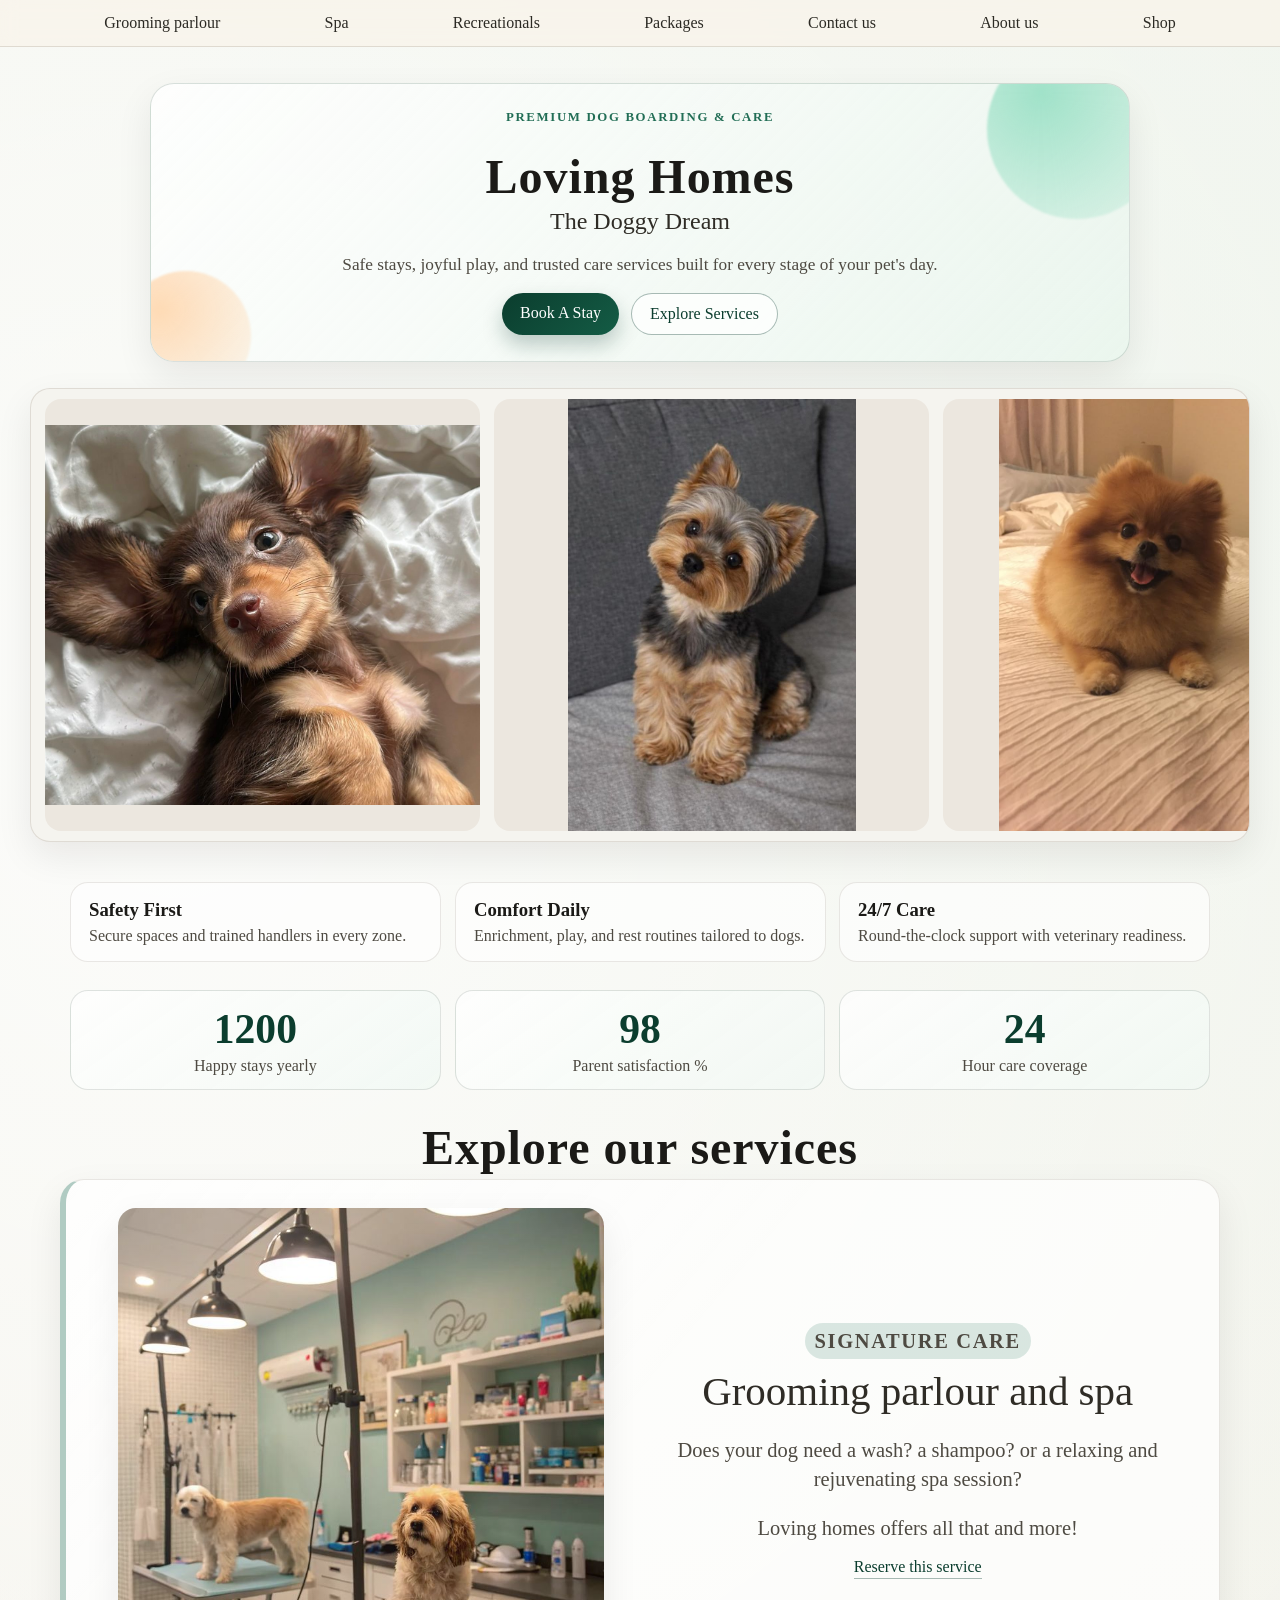
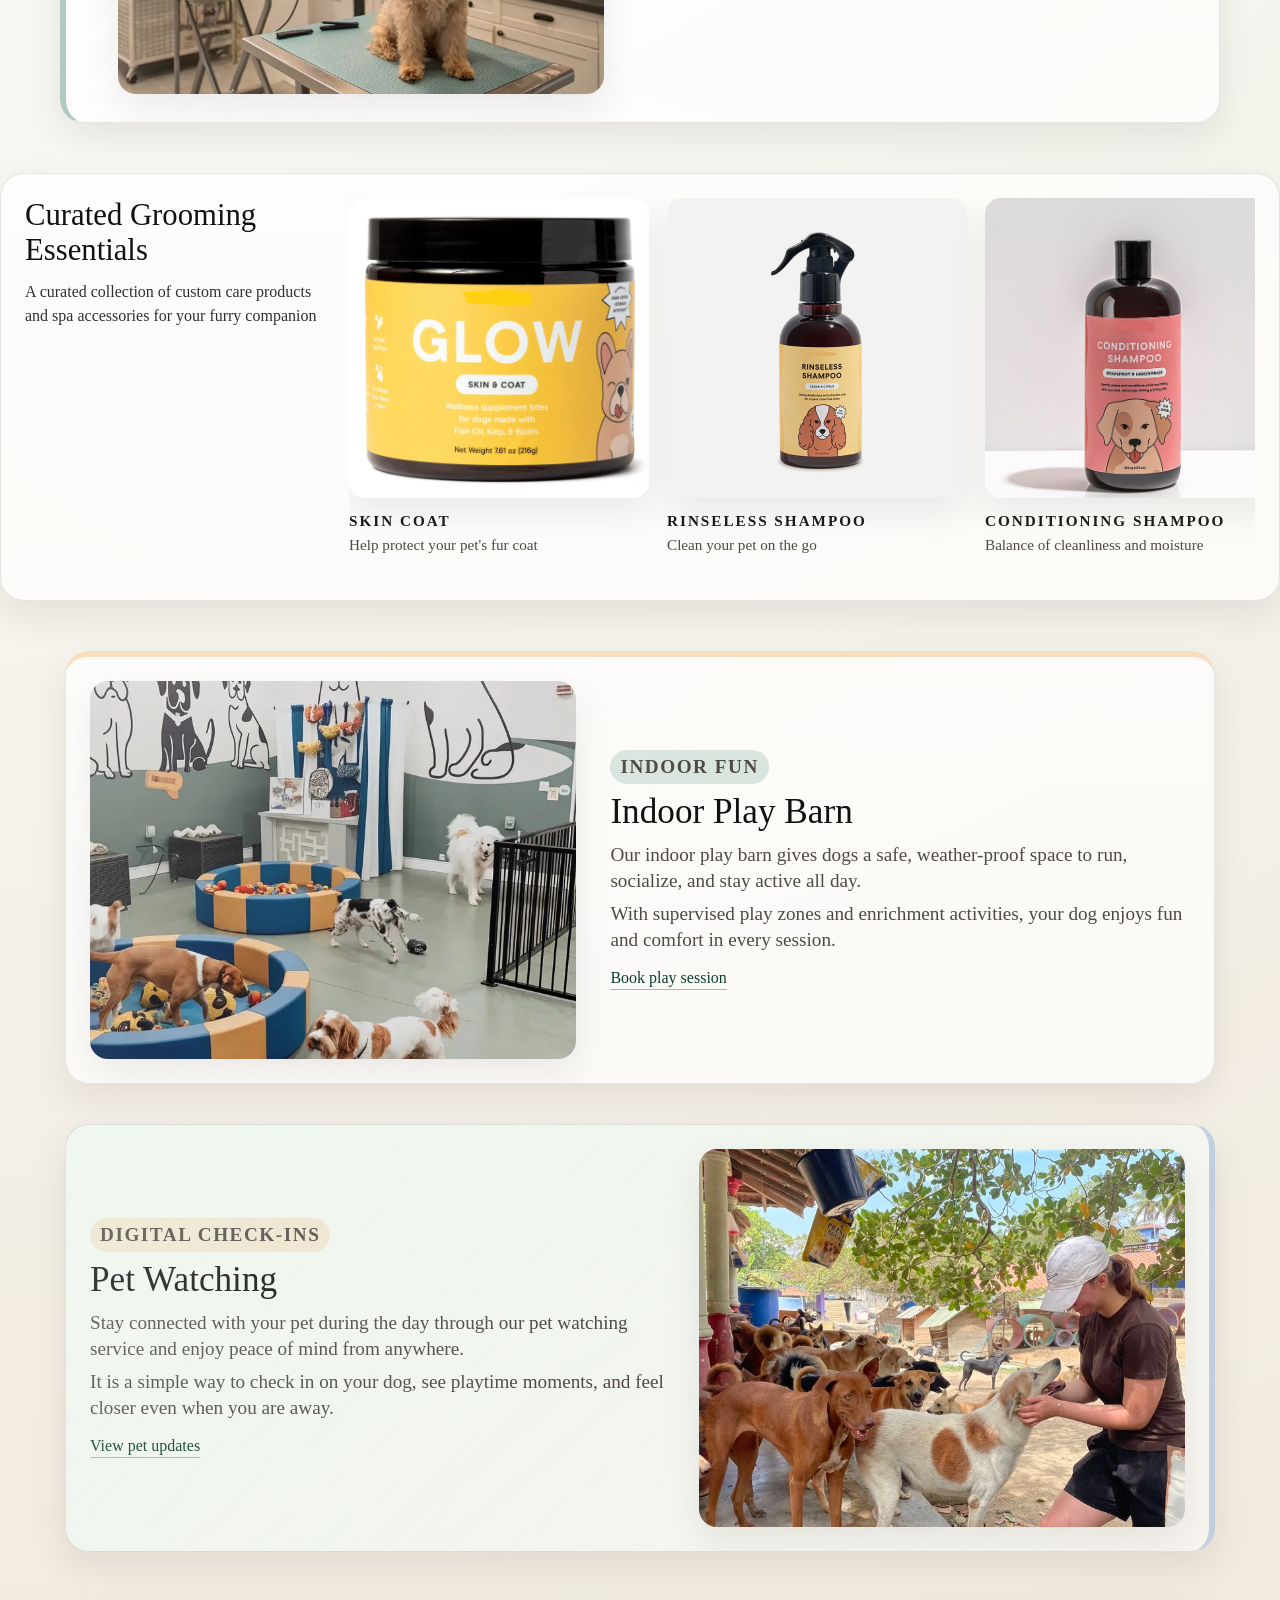
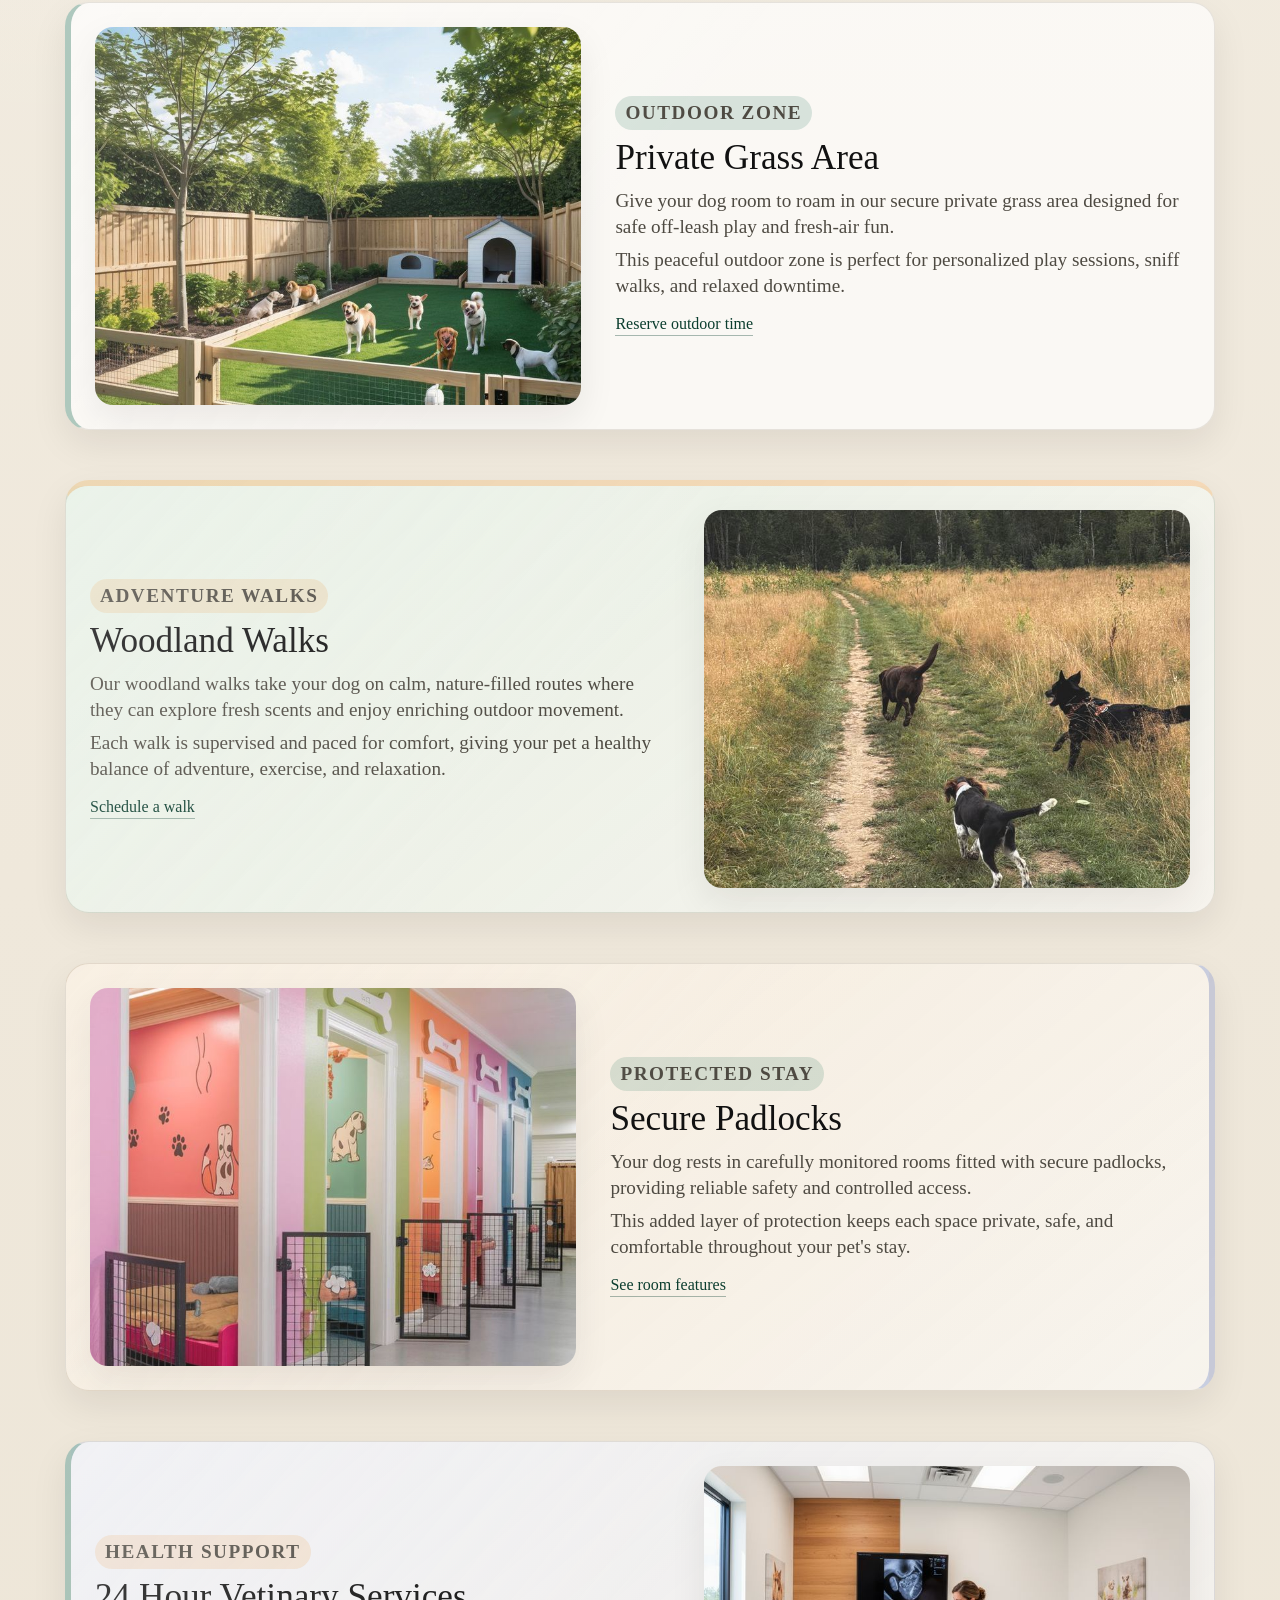
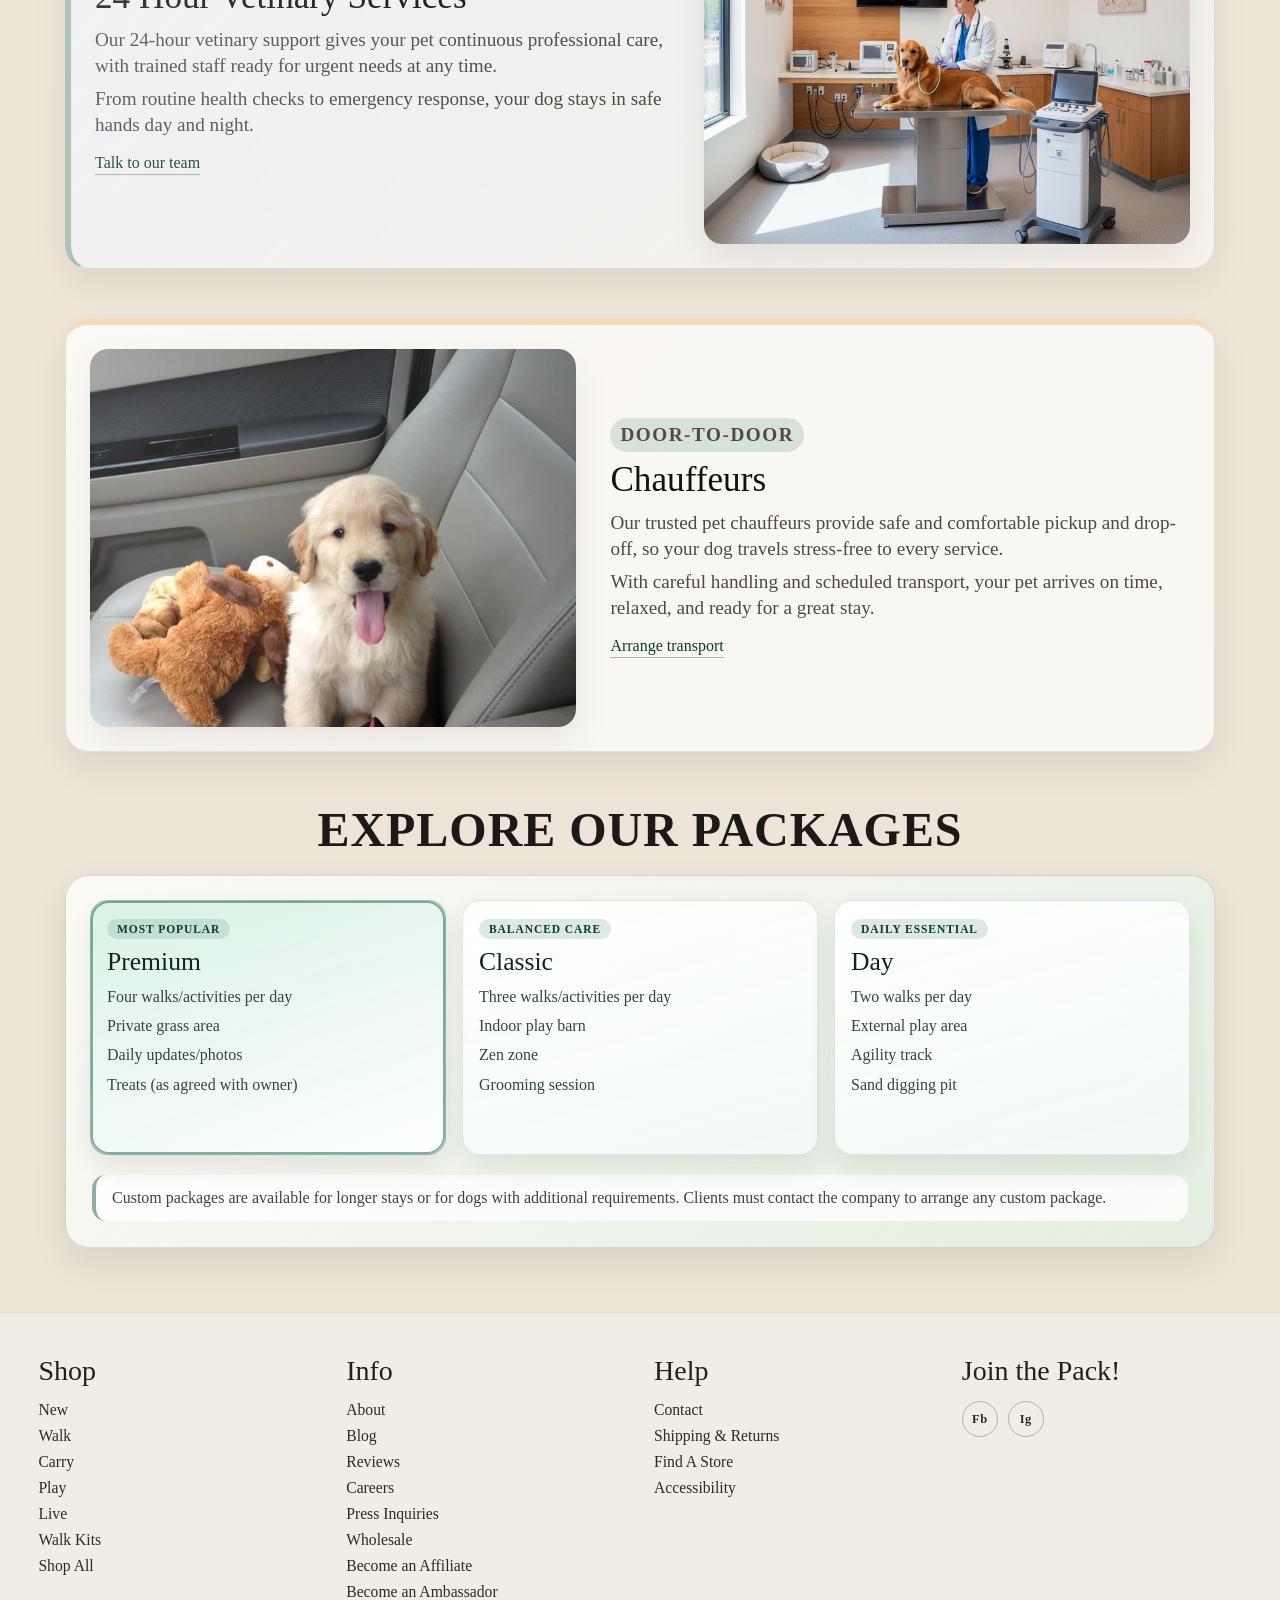
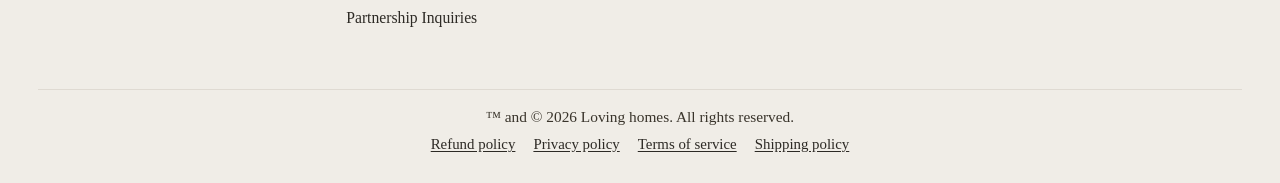
<file: index.html>
<!DOCTYPE html>
<html lang="en">
<head>
    <meta charset="UTF-8">
    <meta name="viewport" content="width=device-width, initial-scale=1.0">
    <link rel="stylesheet" href="style.css">
    <title>Loving Homes | The Doggy Dream</title>
</head>
<body>
 <header class="navbar">
  <nav class="nav-links">
    <a href="grooming-parlour.html">Grooming parlour</a>
    <a href="spa.html">Spa</a>
    <a href="recreationals.html">Recreationals</a>
    <a href="packages.html">Packages</a>
    <a href="contact-us.html">Contact us</a>
    <a href="about-us.html">About us</a>
    <a href="shop.html">Shop</a>
  </nav>
</header>

<section class="hero-intro reveal" data-parallax>
  <span class="hero-orb hero-orb-one" aria-hidden="true"></span>
  <span class="hero-orb hero-orb-two" aria-hidden="true"></span>
  <p class="hero-kicker">Premium Dog Boarding & Care</p>
  <h1>Loving Homes</h1>
  <h2>The Doggy Dream</h2>
  <p class="hero-description">
    Safe stays, joyful play, and trusted care services built for every stage of
    your pet's day.
  </p>
  <div class="hero-actions">
    <a href="packages.html" class="hero-btn hero-btn-primary">Book A Stay</a>
    <a href="grooming-parlour.html" class="hero-btn hero-btn-secondary">Explore Services</a>
  </div>
</section>

<main>
  <section class="carousel-section" aria-label="Doggy services gallery">
    <div class="carousel" data-carousel>
      <div class="carousel-track" data-carousel-track>
        <article class="carousel-slide is-active">
          <img src="picture.jpeg" alt="A happy dog relaxing at Loving Homes">
        </article>
        <article class="carousel-slide">
          <img src="picture2.jpeg" alt="Dog being pampered in grooming session">
        </article>
        <article class="carousel-slide">
          <img src="picture3.jpeg" alt="Dog enjoying spa care">
        </article>
        <article class="carousel-slide">
          <img src="picture4.jpeg" alt="Dog in chauffeur-ready travel setup">
        </article>
        <article class="carousel-slide">
          <img src="picture5.jpeg" alt="Playful dog during recreation time">
        </article>
        <article class="carousel-slide">
          <img src="picture6.jpeg" alt="Dog getting veterinary care">
        </article>
        <article class="carousel-slide">
          <img src="picture7.jpeg" alt="Smiling dog ready for home pickup">
        </article>
      </div>
      <div class="carousel-dots" data-carousel-dots aria-hidden="true"></div>
    </div>
  </section>
</main>

<section class="why-us-strip reveal" aria-label="Why choose Loving Homes">
  <article class="insight-card tilt-card">
    <h3>Safety First</h3>
    <p>Secure spaces and trained handlers in every zone.</p>
  </article>
  <article class="insight-card tilt-card">
    <h3>Comfort Daily</h3>
    <p>Enrichment, play, and rest routines tailored to dogs.</p>
  </article>
  <article class="insight-card tilt-card">
    <h3>24/7 Care</h3>
    <p>Round-the-clock support with veterinary readiness.</p>
  </article>
</section>

<section class="impact-strip reveal" aria-label="Loving Homes stats">
  <article>
    <p class="impact-number" data-count="1200">0</p>
    <p class="impact-label">Happy stays yearly</p>
  </article>
  <article>
    <p class="impact-number" data-count="98">0</p>
    <p class="impact-label">Parent satisfaction %</p>
  </article>
  <article>
    <p class="impact-number" data-count="24">0</p>
    <p class="impact-label">Hour care coverage</p>
  </article>
</section>

<h1 class="services-title">Explore our services</h1>
  <div class="container service-feature service-panel reveal service-variant-a tilt-card">
    
    <img 
      src="grooming.jpeg"
      alt="Sample image" 
      class="side-image"
    >

    <div class="text-content">
      <p class="service-tag">Signature Care</p>
      <h2>Grooming parlour and spa</h2>
      <p>Does your dog need a wash? a shampoo? or a relaxing and rejuvenating spa session?</p>
      <p>Loving homes offers all that and more!</p>
      <a href="#" class="service-link">Reserve this service</a>
    </div>

  </div>

  <section class="product-strip-section elevated-panel reveal" aria-label="Featured products">
    <div class="product-strip-layout">
      <aside class="product-strip-intro">
        <h2>Curated Grooming Essentials</h2>
        <p>
          A curated collection of custom care products and spa accessories for
          your furry companion
        </p>
      </aside>

      <div class="product-scroller" role="region" aria-label="Manual horizontal product scroll">
        <article class="product-card tilt-card">
          <img src="product1.jpeg" alt="Product one" class="product-image">
          <h3>SKIN COAT</h3>
          <p>Help protect your pet's fur coat</p>
        </article>

        <article class="product-card tilt-card">
          <img src="product2.jpeg" alt="Product two" class="product-image">
          <h3>RINSELESS SHAMPOO</h3>
          <p>Clean your pet on the go</p>
        </article>

        <article class="product-card tilt-card">
          <img src="product3.jpeg" alt="Product three" class="product-image">
          <h3>CONDITIONING SHAMPOO</h3>
          <p>Balance of cleanliness and moisture</p>
        </article>
      </div>
    </div>
  </section>

  <section class="indoor-playbarn-section elevated-panel service-panel reveal service-variant-b tilt-card">
    <div class="indoor-playbarn-content panel-layout">
      <img src="indoorplaybarn.jpg" alt="Indoor Play Barn for dogs" class="indoor-playbarn-image">
      <div class="indoor-playbarn-text panel-text">
        <p class="service-tag">Indoor Fun</p>
        <h2>Indoor Play Barn</h2>
        <p>
          Our indoor play barn gives dogs a safe, weather-proof space to run,
          socialize, and stay active all day.
        </p>
        <p>
          With supervised play zones and enrichment activities, your dog enjoys
          fun and comfort in every session.
        </p>
        <a href="#" class="service-link">Book play session</a>
      </div>
    </div>
  </section>

  <section class="pet-watching-section elevated-panel service-panel panel-reverse reveal service-variant-c tilt-card">
    <div class="pet-watching-content panel-layout">
      <img src="petwatch.jpg" alt="Pet watching area" class="pet-watching-image">
      <div class="pet-watching-text panel-text">
        <p class="service-tag">Digital Check-ins</p>
        <h2>Pet Watching</h2>
        <p>
          Stay connected with your pet during the day through our pet watching
          service and enjoy peace of mind from anywhere.
        </p>
        <p>
          It is a simple way to check in on your dog, see playtime moments, and
          feel closer even when you are away.
        </p>
        <a href="#" class="service-link">View pet updates</a>
      </div>
    </div>
  </section>

  <section class="private-grass-section elevated-panel service-panel reveal service-variant-a tilt-card">
    <div class="private-grass-content panel-layout">
      <img src="privategrassarea.jpg" alt="Private grass area for dogs" class="private-grass-image">
      <div class="private-grass-text panel-text">
        <p class="service-tag">Outdoor Zone</p>
        <h2>Private Grass Area</h2>
        <p>
          Give your dog room to roam in our secure private grass area designed
          for safe off-leash play and fresh-air fun.
        </p>
        <p>
          This peaceful outdoor zone is perfect for personalized play sessions,
          sniff walks, and relaxed downtime.
        </p>
        <a href="#" class="service-link">Reserve outdoor time</a>
      </div>
    </div>
  </section>

  <section class="woodland-walks-section elevated-panel service-panel panel-reverse reveal service-variant-b tilt-card">
    <div class="woodland-walks-content panel-layout">
      <img src="woodlandwalk.jpg" alt="Woodland walks for dogs" class="woodland-walks-image">
      <div class="woodland-walks-text panel-text">
        <p class="service-tag">Adventure Walks</p>
        <h2>Woodland Walks</h2>
        <p>
          Our woodland walks take your dog on calm, nature-filled routes where
          they can explore fresh scents and enjoy enriching outdoor movement.
        </p>
        <p>
          Each walk is supervised and paced for comfort, giving your pet a
          healthy balance of adventure, exercise, and relaxation.
        </p>
        <a href="#" class="service-link">Schedule a walk</a>
      </div>
    </div>
  </section>

  <section class="secure-padlocks-section elevated-panel service-panel reveal service-variant-c tilt-card">
    <div class="secure-padlocks-content panel-layout">
      <img src="dog rooms.jpeg" alt="Secure padlocked dog rooms" class="secure-padlocks-image">
      <div class="secure-padlocks-text panel-text">
        <p class="service-tag">Protected Stay</p>
        <h2>Secure Padlocks</h2>
        <p>
          Your dog rests in carefully monitored rooms fitted with secure
          padlocks, providing reliable safety and controlled access.
        </p>
        <p>
          This added layer of protection keeps each space private, safe, and
          comfortable throughout your pet's stay.
        </p>
        <a href="#" class="service-link">See room features</a>
      </div>
    </div>
  </section>

  <section class="vetinary-services-section elevated-panel service-panel panel-reverse reveal service-variant-a tilt-card">
    <div class="vetinary-services-content panel-layout">
      <img src="vet.jpeg" alt="24 hour veterinary services" class="vetinary-services-image">
      <div class="vetinary-services-text panel-text">
        <p class="service-tag">Health Support</p>
        <h2>24 Hour Vetinary Services</h2>
        <p>
          Our 24-hour vetinary support gives your pet continuous professional
          care, with trained staff ready for urgent needs at any time.
        </p>
        <p>
          From routine health checks to emergency response, your dog stays in
          safe hands day and night.
        </p>
        <a href="#" class="service-link">Talk to our team</a>
      </div>
    </div>
  </section>

  <section class="chauffeurs-section elevated-panel service-panel reveal service-variant-b tilt-card">
    <div class="chauffeurs-content panel-layout">
      <img src="chaffuers.jpg" alt="Pet chauffeur services" class="chauffeurs-image">
      <div class="chauffeurs-text panel-text">
        <p class="service-tag">Door-to-Door</p>
        <h2>Chauffeurs</h2>
        <p>
          Our trusted pet chauffeurs provide safe and comfortable pickup and
          drop-off, so your dog travels stress-free to every service.
        </p>
        <p>
          With careful handling and scheduled transport, your pet arrives on
          time, relaxed, and ready for a great stay.
        </p>
        <a href="#" class="service-link">Arrange transport</a>
      </div>
    </div>
  </section>

  <h1>EXPLORE OUR PACKAGES</h1>

  <section class="packages-section elevated-panel reveal" aria-label="Explore our packages">
    <article class="package-card tilt-card is-selected" data-package-card tabindex="0" role="button" aria-pressed="true">
      <p class="package-tier">Most Popular</p>
      <h2>Premium</h2>
      <p class="package-line">Four walks/activities per day</p>
      <p class="package-line">Private grass area</p>
      <p class="package-line">Daily updates/photos</p>
      <p class="package-line">Treats (as agreed with owner)</p>
    </article>

    <article class="package-card tilt-card" data-package-card tabindex="0" role="button" aria-pressed="false">
      <p class="package-tier">Balanced Care</p>
      <h2>Classic</h2>
      <p class="package-line">Three walks/activities per day</p>
      <p class="package-line">Indoor play barn</p>
      <p class="package-line">Zen zone</p>
      <p class="package-line">Grooming session</p>
    </article>

    <article class="package-card tilt-card" data-package-card tabindex="0" role="button" aria-pressed="false">
      <p class="package-tier">Daily Essential</p>
      <h2>Day</h2>
      <p class="package-line">Two walks per day</p>
      <p class="package-line">External play area</p>
      <p class="package-line">Agility track</p>
      <p class="package-line">Sand digging pit</p>
    </article>

    <p class="package-note">
      Custom packages are available for longer stays or for dogs with
      additional requirements. Clients must contact the company to arrange any
      custom package.
    </p>
  </section>

  <footer class="site-footer reveal" aria-label="Site footer">
    <div class="footer-top">
      <section class="footer-column">
        <h3>Shop</h3>
        <a href="#">New</a>
        <a href="#">Walk</a>
        <a href="#">Carry</a>
        <a href="#">Play</a>
        <a href="#">Live</a>
        <a href="#">Walk Kits</a>
        <a href="#">Shop All</a>
      </section>

      <section class="footer-column">
        <h3>Info</h3>
        <a href="contact-us.html">About</a>
        <a href="contact-us.html">Blog</a>
        <a href="contact-us.html">Reviews</a>
        <a href="contact-us.html">Careers</a>
        <a href="contact-us.html">Press Inquiries</a>
        <a href="contact-us.html">Wholesale</a>
        <a href="contact-us.html">Become an Affiliate</a>
        <a href="contact-us.html">Become an Ambassador</a>
        <a href="contact-us.html">Partnership Inquiries</a>
      </section>

      <section class="footer-column">
        <h3>Help</h3>
        <a href="contact-us.html">Contact</a>
        <a href="contact-us.html">Shipping &amp; Returns</a>
        <a href="contact-us.html">Find A Store</a>
        <a href="contact-us.html">Accessibility</a>
      </section>

      <section class="footer-column footer-social">
        <h3>Join the Pack!</h3>
        <div class="social-links" aria-label="Social links">
          <a href="#" aria-label="Facebook">Fb</a>
          <a href="#" aria-label="Instagram">Ig</a>
        </div>
      </section>
    </div>

    <div class="footer-bottom">
      <p>™ and © 2026 Loving homes. All rights reserved.</p>
      <div class="footer-legal-links">
        <a href="contact-us.html">Refund policy</a>
        <a href="contact-us.html">Privacy policy</a>
        <a href="contact-us.html">Terms of service</a>
        <a href="contact-us.html">Shipping policy</a>
      </div>
    </div>
  </footer>

<script src="script.js"></script>
</body>
</html>
</file>
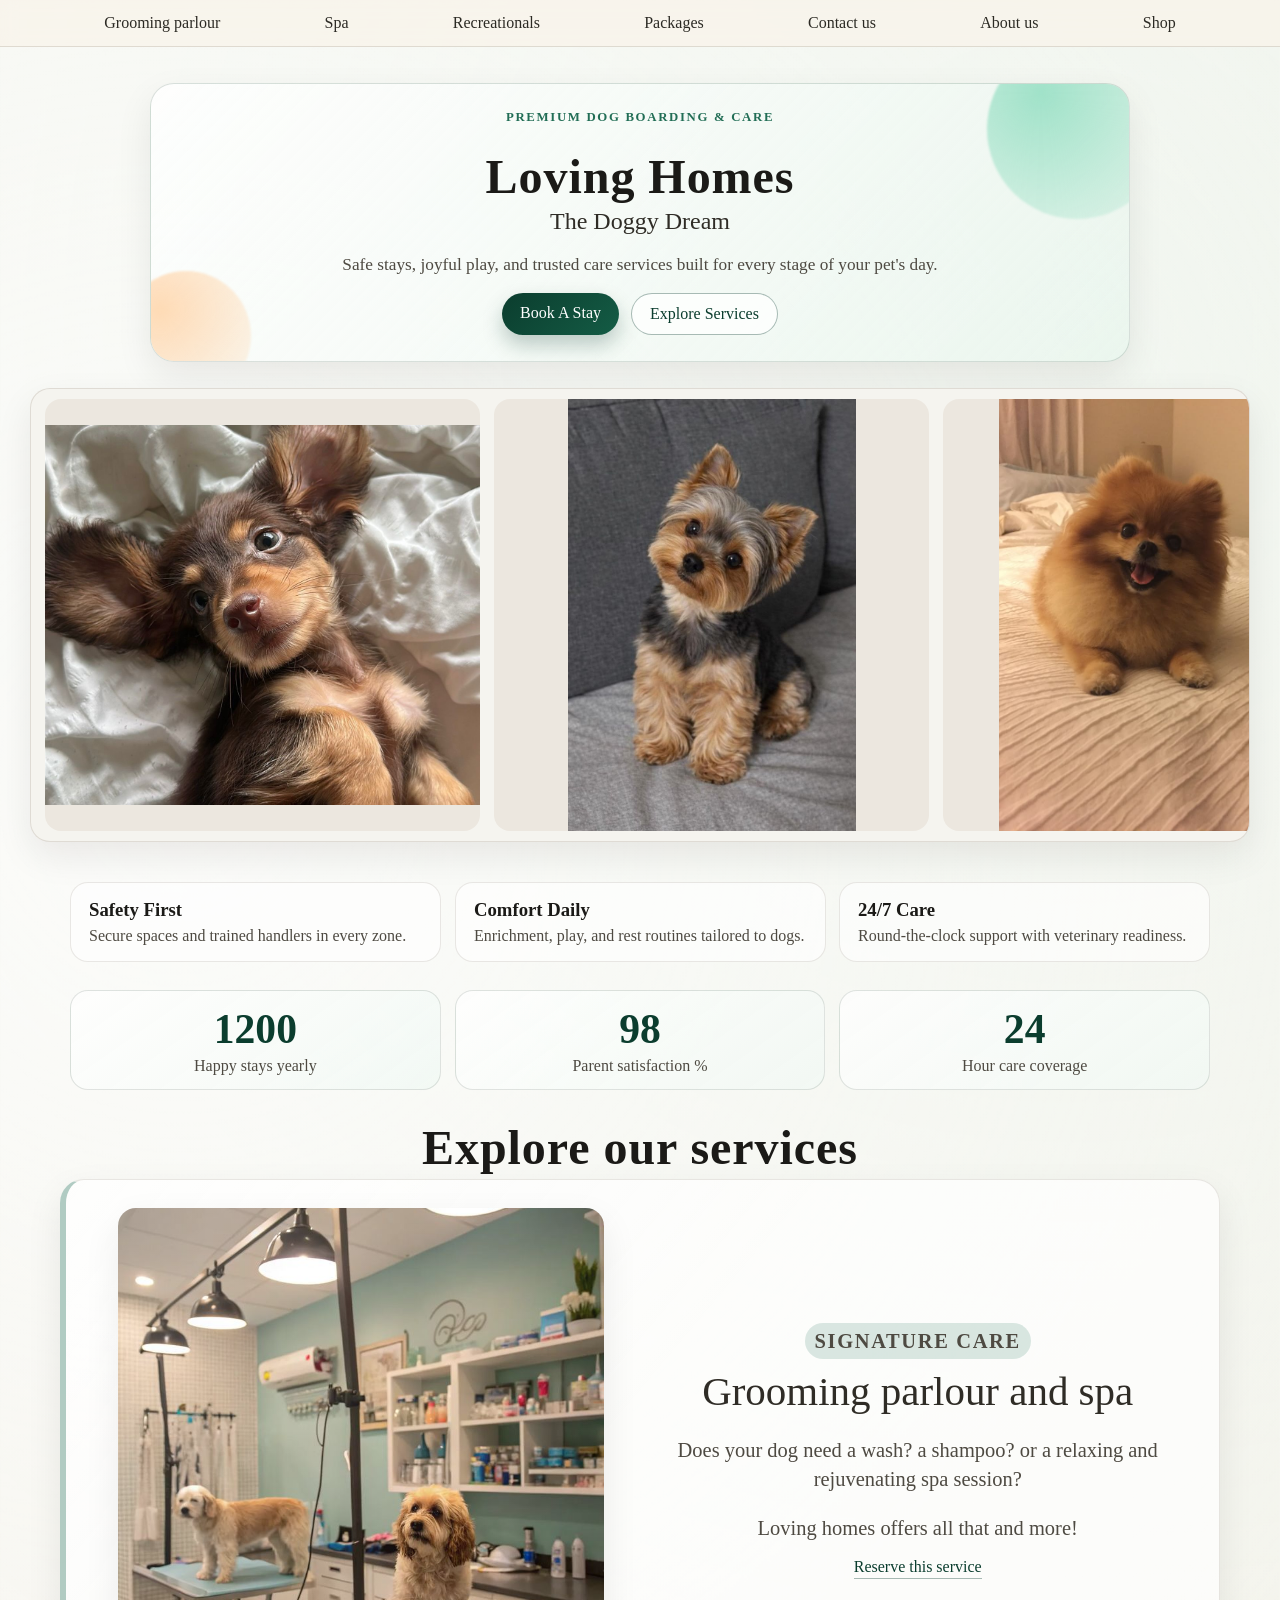
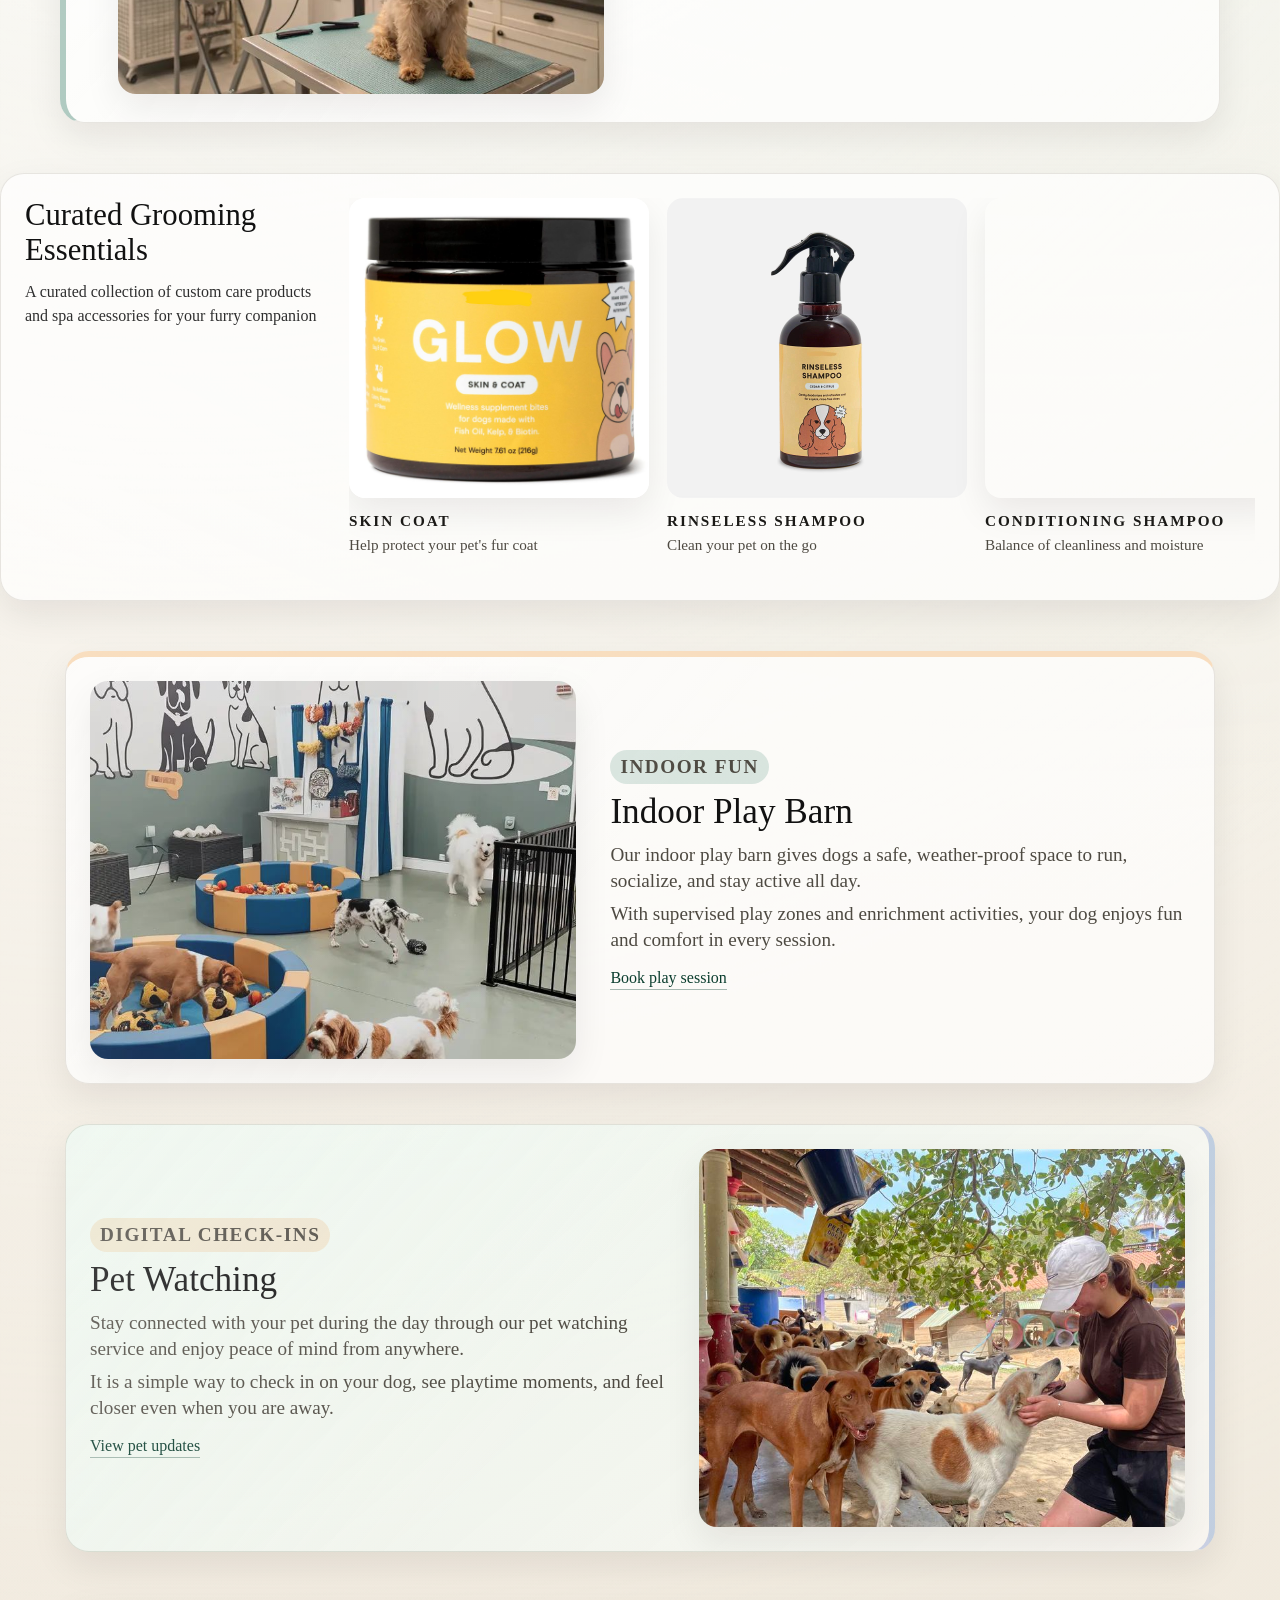
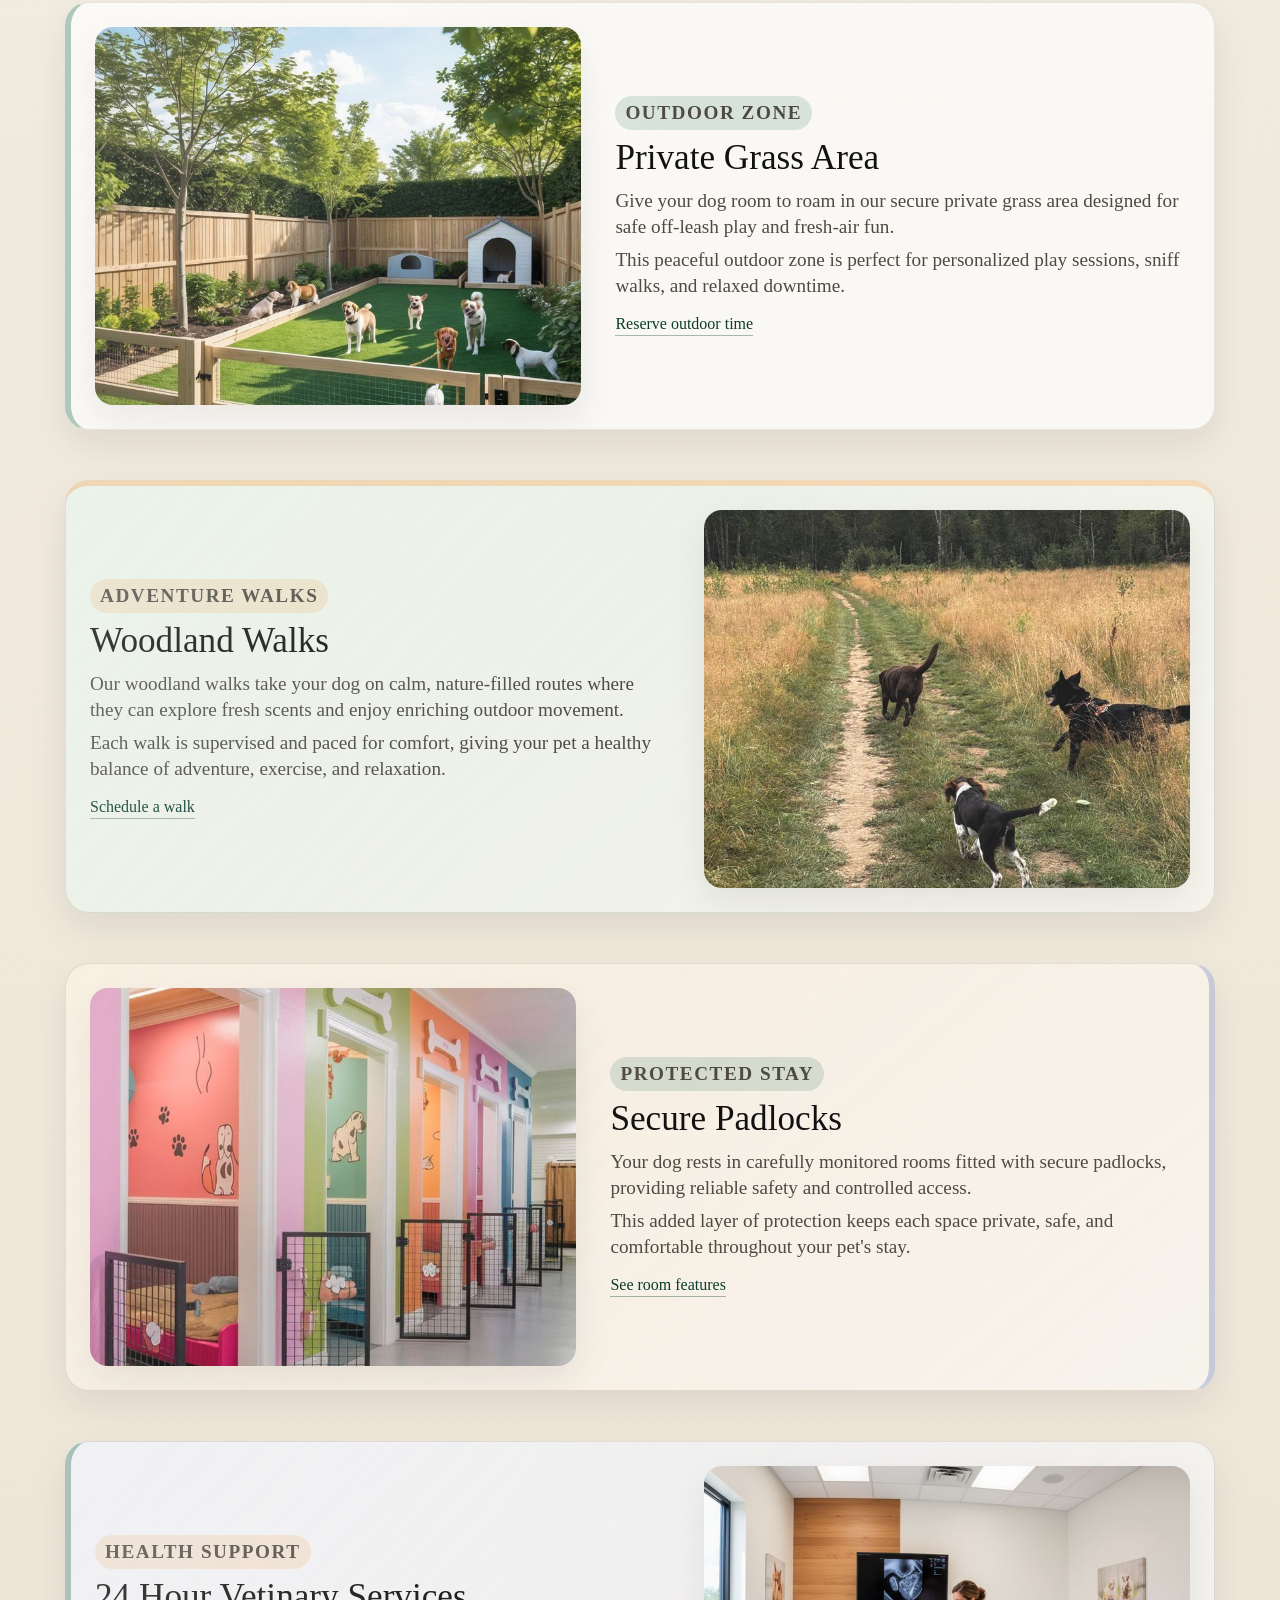
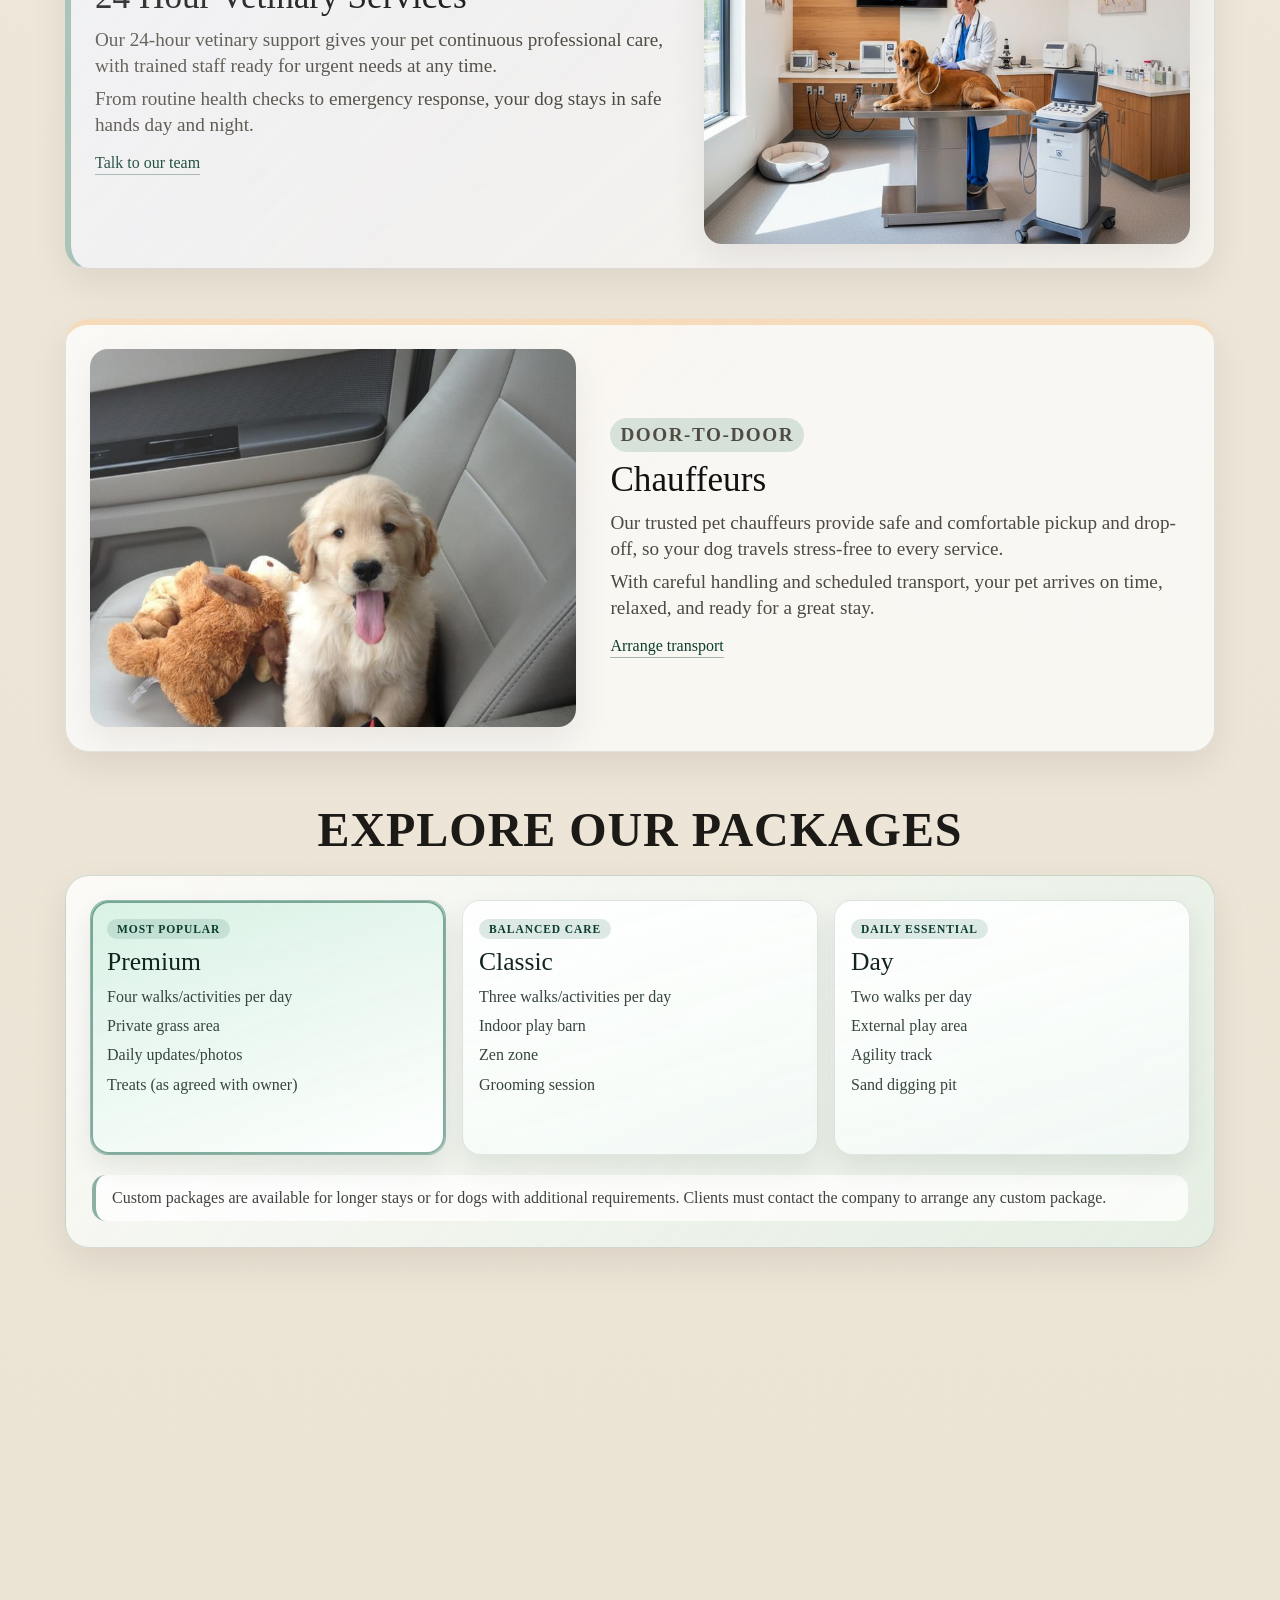
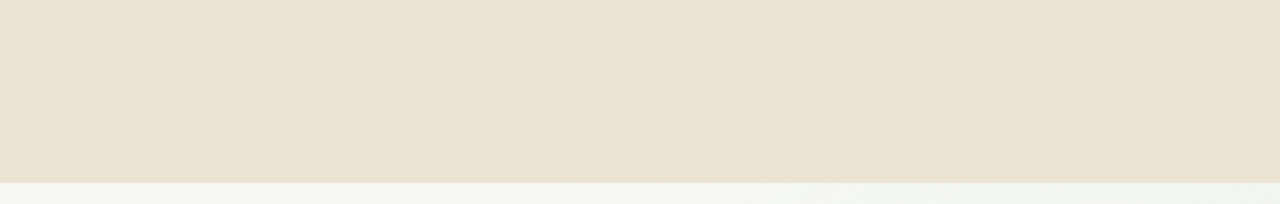
<file: Activity 4 (Website)/index.html>
<!DOCTYPE html>
<html lang="en">
<head>
    <meta charset="UTF-8">
    <meta name="viewport" content="width=device-width, initial-scale=1.0">
    <link rel="stylesheet" href="style.css">
    <title>Loving Homes | The Doggy Dream</title>
</head>
<body>
 <header class="navbar">
  <nav class="nav-links">
    <a href="grooming-parlour.html">Grooming parlour</a>
    <a href="spa.html">Spa</a>
    <a href="recreationals.html">Recreationals</a>
    <a href="packages.html">Packages</a>
    <a href="contact-us.html">Contact us</a>
    <a href="about-us.html">About us</a>
    <a href="shop.html">Shop</a>
  </nav>
</header>

<section class="hero-intro reveal" data-parallax>
  <span class="hero-orb hero-orb-one" aria-hidden="true"></span>
  <span class="hero-orb hero-orb-two" aria-hidden="true"></span>
  <p class="hero-kicker">Premium Dog Boarding & Care</p>
  <h1>Loving Homes</h1>
  <h2>The Doggy Dream</h2>
  <p class="hero-description">
    Safe stays, joyful play, and trusted care services built for every stage of
    your pet's day.
  </p>
  <div class="hero-actions">
    <a href="packages.html" class="hero-btn hero-btn-primary">Book A Stay</a>
    <a href="grooming-parlour.html" class="hero-btn hero-btn-secondary">Explore Services</a>
  </div>
</section>

<main>
  <section class="carousel-section" aria-label="Doggy services gallery">
    <div class="carousel" data-carousel>
      <div class="carousel-track" data-carousel-track>
        <article class="carousel-slide is-active">
          <img src="picture.jpeg" alt="A happy dog relaxing at Loving Homes">
        </article>
        <article class="carousel-slide">
          <img src="picture2.jpeg" alt="Dog being pampered in grooming session">
        </article>
        <article class="carousel-slide">
          <img src="picture3.jpeg" alt="Dog enjoying spa care">
        </article>
        <article class="carousel-slide">
          <img src="picture4.jpeg" alt="Dog in chauffeur-ready travel setup">
        </article>
        <article class="carousel-slide">
          <img src="picture5.jpeg" alt="Playful dog during recreation time">
        </article>
        <article class="carousel-slide">
          <img src="picture6.jpeg" alt="Dog getting veterinary care">
        </article>
        <article class="carousel-slide">
          <img src="picture7.jpeg" alt="Smiling dog ready for home pickup">
        </article>
      </div>
      <div class="carousel-dots" data-carousel-dots aria-hidden="true"></div>
    </div>
  </section>
</main>

<section class="why-us-strip reveal" aria-label="Why choose Loving Homes">
  <article class="insight-card tilt-card">
    <h3>Safety First</h3>
    <p>Secure spaces and trained handlers in every zone.</p>
  </article>
  <article class="insight-card tilt-card">
    <h3>Comfort Daily</h3>
    <p>Enrichment, play, and rest routines tailored to dogs.</p>
  </article>
  <article class="insight-card tilt-card">
    <h3>24/7 Care</h3>
    <p>Round-the-clock support with veterinary readiness.</p>
  </article>
</section>

<section class="impact-strip reveal" aria-label="Loving Homes stats">
  <article>
    <p class="impact-number" data-count="1200">0</p>
    <p class="impact-label">Happy stays yearly</p>
  </article>
  <article>
    <p class="impact-number" data-count="98">0</p>
    <p class="impact-label">Parent satisfaction %</p>
  </article>
  <article>
    <p class="impact-number" data-count="24">0</p>
    <p class="impact-label">Hour care coverage</p>
  </article>
</section>

<h1 class="services-title">Explore our services</h1>
  <div class="container service-feature service-panel reveal service-variant-a tilt-card">
    
    <img 
      src="grooming.jpeg"
      alt="Sample image" 
      class="side-image"
    >

    <div class="text-content">
      <p class="service-tag">Signature Care</p>
      <h2>Grooming parlour and spa</h2>
      <p>Does your dog need a wash? a shampoo? or a relaxing and rejuvenating spa session?</p>
      <p>Loving homes offers all that and more!</p>
      <a href="#" class="service-link">Reserve this service</a>
    </div>

  </div>

  <section class="product-strip-section elevated-panel reveal" aria-label="Featured products">
    <div class="product-strip-layout">
      <aside class="product-strip-intro">
        <h2>Curated Grooming Essentials</h2>
        <p>
          A curated collection of custom care products and spa accessories for
          your furry companion
        </p>
      </aside>

      <div class="product-scroller" role="region" aria-label="Manual horizontal product scroll">
        <article class="product-card tilt-card">
          <img src="product1.jpeg" alt="Product one" class="product-image">
          <h3>SKIN COAT</h3>
          <p>Help protect your pet's fur coat</p>
        </article>

        <article class="product-card tilt-card">
          <img src="product2.jpeg" alt="Product two" class="product-image">
          <h3>RINSELESS SHAMPOO</h3>
          <p>Clean your pet on the go</p>
        </article>

        <article class="product-card tilt-card">
          <img src="product3.jpeg" alt="Product three" class="product-image">
          <h3>CONDITIONING SHAMPOO</h3>
          <p>Balance of cleanliness and moisture</p>
        </article>
      </div>
    </div>
  </section>

  <section class="indoor-playbarn-section elevated-panel service-panel reveal service-variant-b tilt-card">
    <div class="indoor-playbarn-content panel-layout">
      <img src="indoorplaybarn.jpg" alt="Indoor Play Barn for dogs" class="indoor-playbarn-image">
      <div class="indoor-playbarn-text panel-text">
        <p class="service-tag">Indoor Fun</p>
        <h2>Indoor Play Barn</h2>
        <p>
          Our indoor play barn gives dogs a safe, weather-proof space to run,
          socialize, and stay active all day.
        </p>
        <p>
          With supervised play zones and enrichment activities, your dog enjoys
          fun and comfort in every session.
        </p>
        <a href="#" class="service-link">Book play session</a>
      </div>
    </div>
  </section>

  <section class="pet-watching-section elevated-panel service-panel panel-reverse reveal service-variant-c tilt-card">
    <div class="pet-watching-content panel-layout">
      <img src="petwatch.jpg" alt="Pet watching area" class="pet-watching-image">
      <div class="pet-watching-text panel-text">
        <p class="service-tag">Digital Check-ins</p>
        <h2>Pet Watching</h2>
        <p>
          Stay connected with your pet during the day through our pet watching
          service and enjoy peace of mind from anywhere.
        </p>
        <p>
          It is a simple way to check in on your dog, see playtime moments, and
          feel closer even when you are away.
        </p>
        <a href="#" class="service-link">View pet updates</a>
      </div>
    </div>
  </section>

  <section class="private-grass-section elevated-panel service-panel reveal service-variant-a tilt-card">
    <div class="private-grass-content panel-layout">
      <img src="privategrassarea.jpg" alt="Private grass area for dogs" class="private-grass-image">
      <div class="private-grass-text panel-text">
        <p class="service-tag">Outdoor Zone</p>
        <h2>Private Grass Area</h2>
        <p>
          Give your dog room to roam in our secure private grass area designed
          for safe off-leash play and fresh-air fun.
        </p>
        <p>
          This peaceful outdoor zone is perfect for personalized play sessions,
          sniff walks, and relaxed downtime.
        </p>
        <a href="#" class="service-link">Reserve outdoor time</a>
      </div>
    </div>
  </section>

  <section class="woodland-walks-section elevated-panel service-panel panel-reverse reveal service-variant-b tilt-card">
    <div class="woodland-walks-content panel-layout">
      <img src="woodlandwalk.jpg" alt="Woodland walks for dogs" class="woodland-walks-image">
      <div class="woodland-walks-text panel-text">
        <p class="service-tag">Adventure Walks</p>
        <h2>Woodland Walks</h2>
        <p>
          Our woodland walks take your dog on calm, nature-filled routes where
          they can explore fresh scents and enjoy enriching outdoor movement.
        </p>
        <p>
          Each walk is supervised and paced for comfort, giving your pet a
          healthy balance of adventure, exercise, and relaxation.
        </p>
        <a href="#" class="service-link">Schedule a walk</a>
      </div>
    </div>
  </section>

  <section class="secure-padlocks-section elevated-panel service-panel reveal service-variant-c tilt-card">
    <div class="secure-padlocks-content panel-layout">
      <img src="dog rooms.jpeg" alt="Secure padlocked dog rooms" class="secure-padlocks-image">
      <div class="secure-padlocks-text panel-text">
        <p class="service-tag">Protected Stay</p>
        <h2>Secure Padlocks</h2>
        <p>
          Your dog rests in carefully monitored rooms fitted with secure
          padlocks, providing reliable safety and controlled access.
        </p>
        <p>
          This added layer of protection keeps each space private, safe, and
          comfortable throughout your pet's stay.
        </p>
        <a href="#" class="service-link">See room features</a>
      </div>
    </div>
  </section>

  <section class="vetinary-services-section elevated-panel service-panel panel-reverse reveal service-variant-a tilt-card">
    <div class="vetinary-services-content panel-layout">
      <img src="vet.jpeg" alt="24 hour veterinary services" class="vetinary-services-image">
      <div class="vetinary-services-text panel-text">
        <p class="service-tag">Health Support</p>
        <h2>24 Hour Vetinary Services</h2>
        <p>
          Our 24-hour vetinary support gives your pet continuous professional
          care, with trained staff ready for urgent needs at any time.
        </p>
        <p>
          From routine health checks to emergency response, your dog stays in
          safe hands day and night.
        </p>
        <a href="#" class="service-link">Talk to our team</a>
      </div>
    </div>
  </section>

  <section class="chauffeurs-section elevated-panel service-panel reveal service-variant-b tilt-card">
    <div class="chauffeurs-content panel-layout">
      <img src="chaffuers.jpg" alt="Pet chauffeur services" class="chauffeurs-image">
      <div class="chauffeurs-text panel-text">
        <p class="service-tag">Door-to-Door</p>
        <h2>Chauffeurs</h2>
        <p>
          Our trusted pet chauffeurs provide safe and comfortable pickup and
          drop-off, so your dog travels stress-free to every service.
        </p>
        <p>
          With careful handling and scheduled transport, your pet arrives on
          time, relaxed, and ready for a great stay.
        </p>
        <a href="#" class="service-link">Arrange transport</a>
      </div>
    </div>
  </section>

  <h1>EXPLORE OUR PACKAGES</h1>

  <section class="packages-section elevated-panel reveal" aria-label="Explore our packages">
    <article class="package-card tilt-card is-selected" data-package-card tabindex="0" role="button" aria-pressed="true">
      <p class="package-tier">Most Popular</p>
      <h2>Premium</h2>
      <p class="package-line">Four walks/activities per day</p>
      <p class="package-line">Private grass area</p>
      <p class="package-line">Daily updates/photos</p>
      <p class="package-line">Treats (as agreed with owner)</p>
    </article>

    <article class="package-card tilt-card" data-package-card tabindex="0" role="button" aria-pressed="false">
      <p class="package-tier">Balanced Care</p>
      <h2>Classic</h2>
      <p class="package-line">Three walks/activities per day</p>
      <p class="package-line">Indoor play barn</p>
      <p class="package-line">Zen zone</p>
      <p class="package-line">Grooming session</p>
    </article>

    <article class="package-card tilt-card" data-package-card tabindex="0" role="button" aria-pressed="false">
      <p class="package-tier">Daily Essential</p>
      <h2>Day</h2>
      <p class="package-line">Two walks per day</p>
      <p class="package-line">External play area</p>
      <p class="package-line">Agility track</p>
      <p class="package-line">Sand digging pit</p>
    </article>

    <p class="package-note">
      Custom packages are available for longer stays or for dogs with
      additional requirements. Clients must contact the company to arrange any
      custom package.
    </p>
  </section>

  <footer class="site-footer reveal" aria-label="Site footer">
    <div class="footer-top">
      <section class="footer-column">
        <h3>Shop</h3>
        <a href="#">New</a>
        <a href="#">Walk</a>
        <a href="#">Carry</a>
        <a href="#">Play</a>
        <a href="#">Live</a>
        <a href="#">Walk Kits</a>
        <a href="#">Shop All</a>
      </section>

      <section class="footer-column">
        <h3>Info</h3>
        <a href="contact-us.html">About</a>
        <a href="contact-us.html">Blog</a>
        <a href="contact-us.html">Reviews</a>
        <a href="contact-us.html">Careers</a>
        <a href="contact-us.html">Press Inquiries</a>
        <a href="contact-us.html">Wholesale</a>
        <a href="contact-us.html">Become an Affiliate</a>
        <a href="contact-us.html">Become an Ambassador</a>
        <a href="contact-us.html">Partnership Inquiries</a>
      </section>

      <section class="footer-column">
        <h3>Help</h3>
        <a href="contact-us.html">Contact</a>
        <a href="contact-us.html">Shipping &amp; Returns</a>
        <a href="contact-us.html">Find A Store</a>
        <a href="contact-us.html">Accessibility</a>
      </section>

      <section class="footer-column footer-social">
        <h3>Join the Pack!</h3>
        <div class="social-links" aria-label="Social links">
          <a href="#" aria-label="Facebook">Fb</a>
          <a href="#" aria-label="Instagram">Ig</a>
        </div>
      </section>
    </div>

    <div class="footer-bottom">
      <p>™ and © 2026 Loving homes. All rights reserved.</p>
      <div class="footer-legal-links">
        <a href="contact-us.html">Refund policy</a>
        <a href="contact-us.html">Privacy policy</a>
        <a href="contact-us.html">Terms of service</a>
        <a href="contact-us.html">Shipping policy</a>
      </div>
    </div>
  </footer>

<script src="script.js"></script>
</body>
</html>
</file>
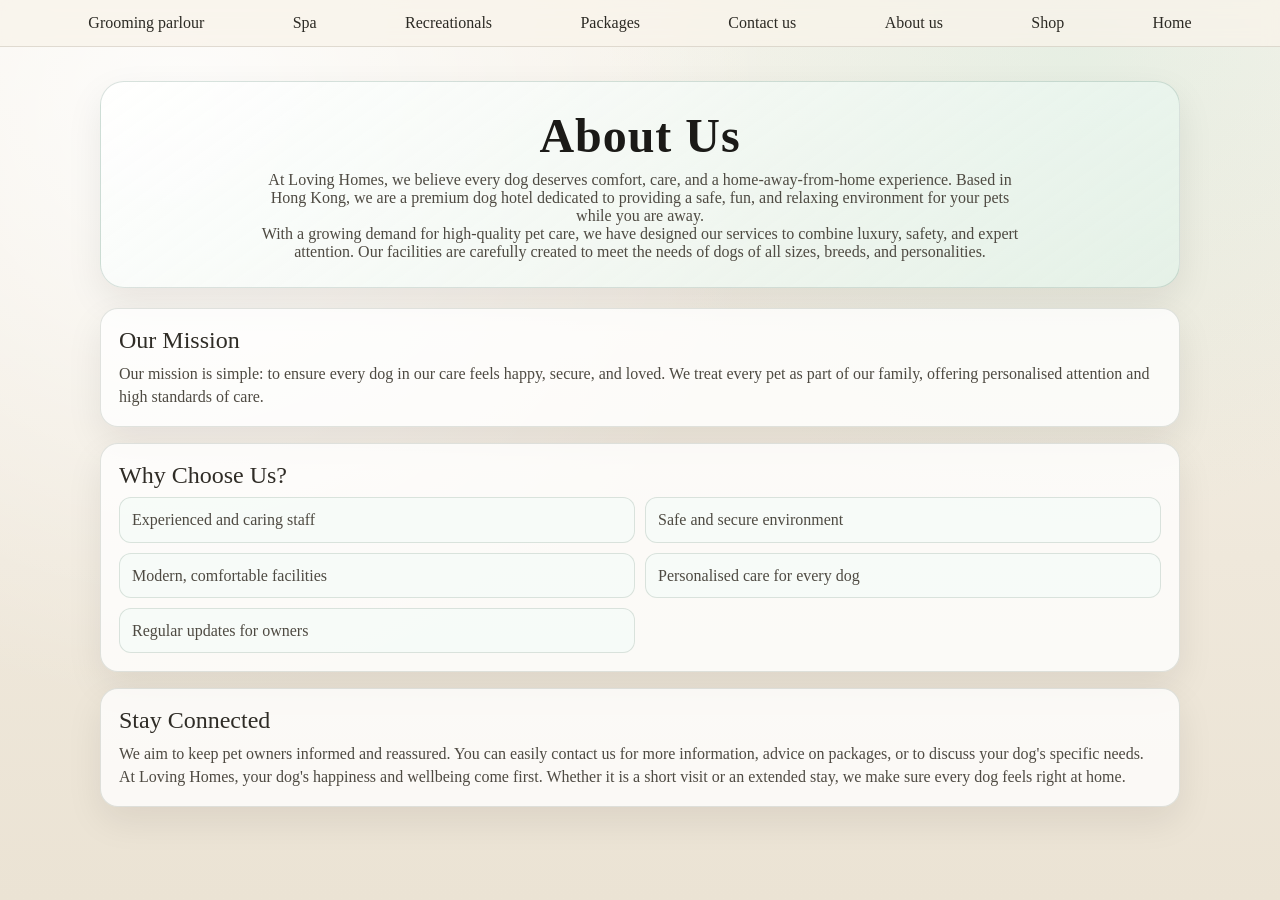
<file: about-us.html>
<!DOCTYPE html>
<html lang="en">
<head>
  <meta charset="UTF-8">
  <meta name="viewport" content="width=device-width, initial-scale=1.0">
  <link rel="stylesheet" href="style.css">
  <title>About Us | Loving Homes</title>
</head>
<body>
  <header class="navbar">
    <nav class="nav-links">
      <a href="grooming-parlour.html">Grooming parlour</a>
      <a href="spa.html">Spa</a>
      <a href="recreationals.html">Recreationals</a>
      <a href="packages.html">Packages</a>
      <a href="contact-us.html">Contact us</a>
      <a href="about-us.html">About us</a>
      <a href="shop.html">Shop</a>
      <a href="index.html">Home</a>
    </nav>
  </header>

  <main class="inner-page-main">
    <section class="inner-hero reveal">
      <h1>About Us</h1>
      <p>
        At Loving Homes, we believe every dog deserves comfort, care, and a
        home-away-from-home experience. Based in Hong Kong, we are a premium
        dog hotel dedicated to providing a safe, fun, and relaxing environment
        for your pets while you are away.
      </p>
      <p>
        With a growing demand for high-quality pet care, we have designed our
        services to combine luxury, safety, and expert attention. Our
        facilities are carefully created to meet the needs of dogs of all
        sizes, breeds, and personalities.
      </p>
    </section>

    <section class="detail-card reveal section-gap">
      <h2>Our Mission</h2>
      <p>
        Our mission is simple: to ensure every dog in our care feels happy,
        secure, and loved. We treat every pet as part of our family, offering
        personalised attention and high standards of care.
      </p>
    </section>

    <section class="detail-card reveal section-gap">
      <h2>Why Choose Us?</h2>
      <div class="about-feature-grid">
        <p class="about-feature-item">Experienced and caring staff</p>
        <p class="about-feature-item">Safe and secure environment</p>
        <p class="about-feature-item">Modern, comfortable facilities</p>
        <p class="about-feature-item">Personalised care for every dog</p>
        <p class="about-feature-item">Regular updates for owners</p>
      </div>
    </section>

    <section class="detail-card reveal section-gap">
      <h2>Stay Connected</h2>
      <p>
        We aim to keep pet owners informed and reassured. You can easily
        contact us for more information, advice on packages, or to discuss your
        dog's specific needs.
      </p>
      <p>
        At Loving Homes, your dog's happiness and wellbeing come first. Whether
        it is a short visit or an extended stay, we make sure every dog feels
        right at home.
      </p>
    </section>
  </main>

  <script src="script.js"></script>
</body>
</html>
</file>
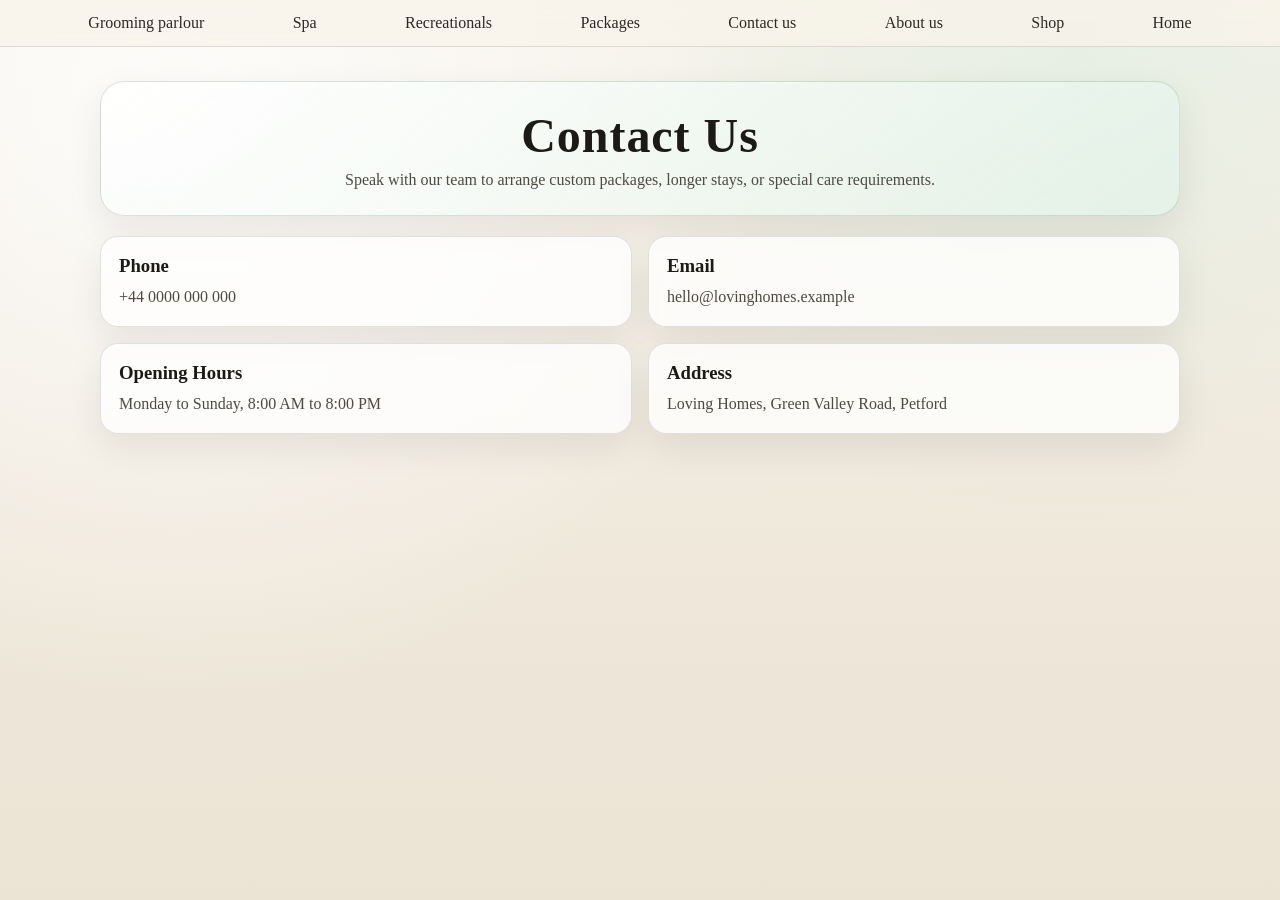
<file: contact-us.html>
<!DOCTYPE html>
<html lang="en">
<head>
  <meta charset="UTF-8">
  <meta name="viewport" content="width=device-width, initial-scale=1.0">
  <link rel="stylesheet" href="style.css">
  <title>Contact Us | Loving Homes</title>
</head>
<body>
  <header class="navbar">
    <nav class="nav-links">
      <a href="grooming-parlour.html">Grooming parlour</a>
      <a href="spa.html">Spa</a>
      <a href="recreationals.html">Recreationals</a>
      <a href="packages.html">Packages</a>
      <a href="contact-us.html">Contact us</a>
      <a href="about-us.html">About us</a>
      <a href="shop.html">Shop</a>
      <a href="index.html">Home</a>
    </nav>
  </header>

  <main class="inner-page-main">
    <section class="inner-hero reveal">
      <h1>Contact Us</h1>
      <p>Speak with our team to arrange custom packages, longer stays, or special care requirements.</p>
    </section>

    <section class="detail-grid">
      <article class="detail-card reveal">
        <h3>Phone</h3>
        <p>+44 0000 000 000</p>
      </article>
      <article class="detail-card reveal">
        <h3>Email</h3>
        <p>hello@lovinghomes.example</p>
      </article>
      <article class="detail-card reveal">
        <h3>Opening Hours</h3>
        <p>Monday to Sunday, 8:00 AM to 8:00 PM</p>
      </article>
      <article class="detail-card reveal">
        <h3>Address</h3>
        <p>Loving Homes, Green Valley Road, Petford</p>
      </article>
    </section>
  </main>

  <script src="script.js"></script>
</body>
</html>
</file>
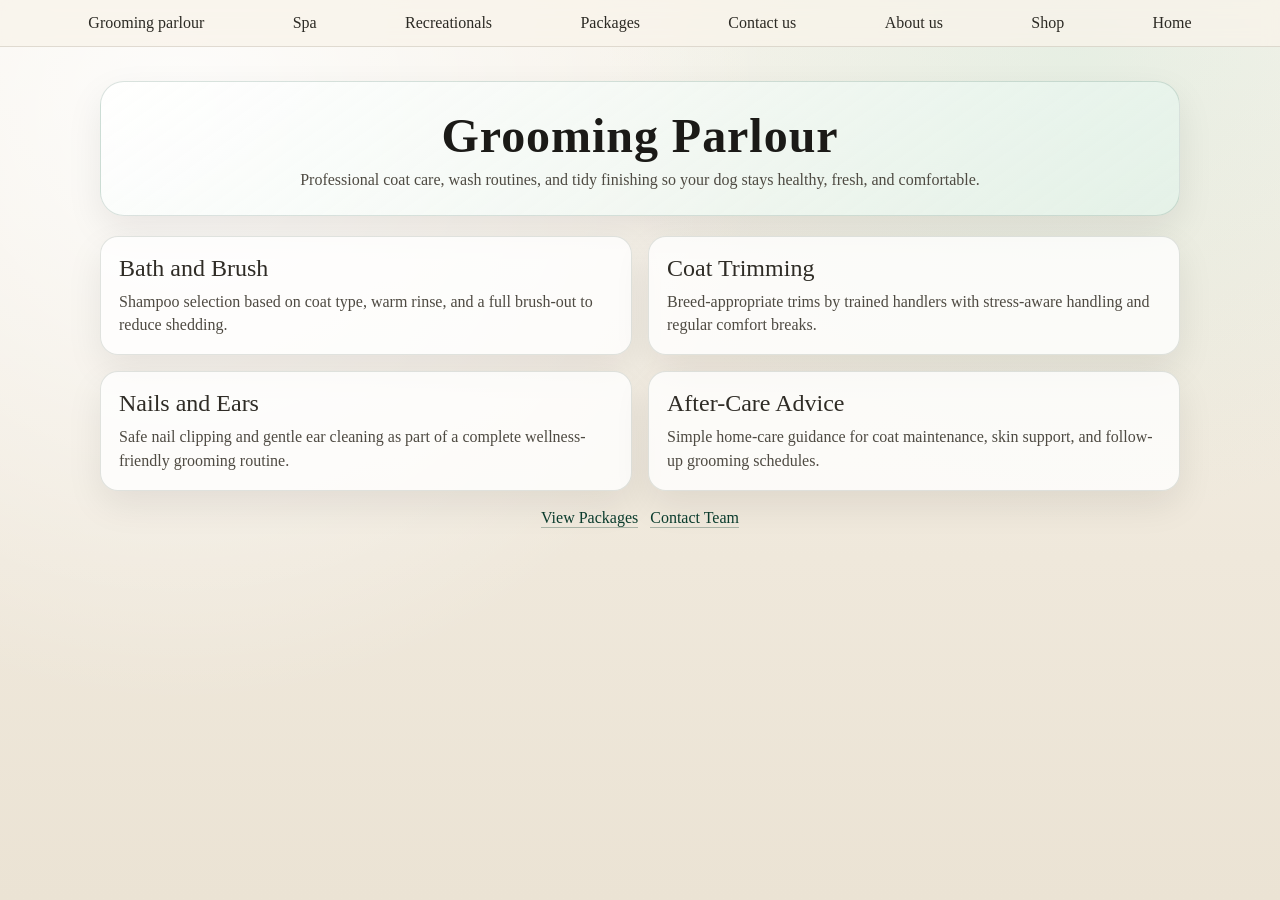
<file: grooming-parlour.html>
<!DOCTYPE html>
<html lang="en">
<head>
  <meta charset="UTF-8">
  <meta name="viewport" content="width=device-width, initial-scale=1.0">
  <link rel="stylesheet" href="style.css">
  <title>Grooming Parlour | Loving Homes</title>
</head>
<body>
  <header class="navbar">
    <nav class="nav-links">
      <a href="grooming-parlour.html">Grooming parlour</a>
      <a href="spa.html">Spa</a>
      <a href="recreationals.html">Recreationals</a>
      <a href="packages.html">Packages</a>
      <a href="contact-us.html">Contact us</a>
      <a href="about-us.html">About us</a>
      <a href="shop.html">Shop</a>
      <a href="index.html">Home</a>
    </nav>
  </header>

  <main class="inner-page-main">
    <section class="inner-hero reveal">
      <h1>Grooming Parlour</h1>
      <p>Professional coat care, wash routines, and tidy finishing so your dog stays healthy, fresh, and comfortable.</p>
    </section>

    <section class="detail-grid">
      <article class="detail-card reveal">
        <h2>Bath and Brush</h2>
        <p>Shampoo selection based on coat type, warm rinse, and a full brush-out to reduce shedding.</p>
      </article>
      <article class="detail-card reveal">
        <h2>Coat Trimming</h2>
        <p>Breed-appropriate trims by trained handlers with stress-aware handling and regular comfort breaks.</p>
      </article>
      <article class="detail-card reveal">
        <h2>Nails and Ears</h2>
        <p>Safe nail clipping and gentle ear cleaning as part of a complete wellness-friendly grooming routine.</p>
      </article>
      <article class="detail-card reveal">
        <h2>After-Care Advice</h2>
        <p>Simple home-care guidance for coat maintenance, skin support, and follow-up grooming schedules.</p>
      </article>
    </section>

    <div class="page-links">
      <a href="packages.html">View Packages</a>
      <a href="contact-us.html">Contact Team</a>
    </div>
  </main>

  <script src="script.js"></script>
</body>
</html>
</file>
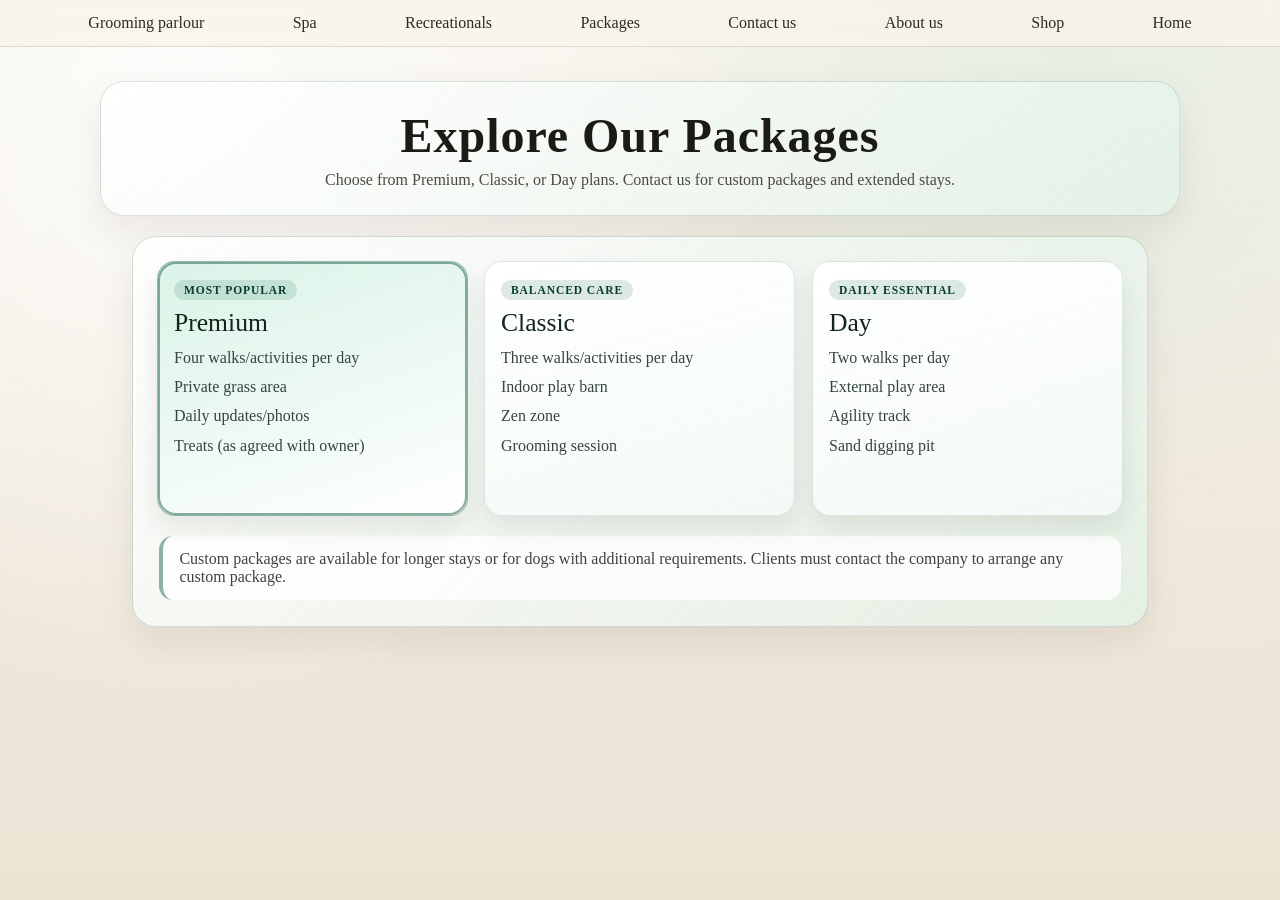
<file: packages.html>
<!DOCTYPE html>
<html lang="en">
<head>
  <meta charset="UTF-8">
  <meta name="viewport" content="width=device-width, initial-scale=1.0">
  <link rel="stylesheet" href="style.css">
  <title>Packages | Loving Homes</title>
</head>
<body>
  <header class="navbar">
    <nav class="nav-links">
      <a href="grooming-parlour.html">Grooming parlour</a>
      <a href="spa.html">Spa</a>
      <a href="recreationals.html">Recreationals</a>
      <a href="packages.html">Packages</a>
      <a href="contact-us.html">Contact us</a>
      <a href="index.html">About us</a>
      <a href="shop.html">Shop</a>
      <a href="index.html">Home</a>
    </nav>
  </header>

  <main class="inner-page-main">
    <section class="inner-hero reveal">
      <h1>Explore Our Packages</h1>
      <p>Choose from Premium, Classic, or Day plans. Contact us for custom packages and extended stays.</p>
    </section>

    <section class="packages-section elevated-panel reveal" aria-label="Explore our packages">
      <article class="package-card tilt-card is-selected" data-package-card tabindex="0" role="button" aria-pressed="true">
        <p class="package-tier">Most Popular</p>
        <h2>Premium</h2>
        <p class="package-line">Four walks/activities per day</p>
        <p class="package-line">Private grass area</p>
        <p class="package-line">Daily updates/photos</p>
        <p class="package-line">Treats (as agreed with owner)</p>
      </article>

      <article class="package-card tilt-card" data-package-card tabindex="0" role="button" aria-pressed="false">
        <p class="package-tier">Balanced Care</p>
        <h2>Classic</h2>
        <p class="package-line">Three walks/activities per day</p>
        <p class="package-line">Indoor play barn</p>
        <p class="package-line">Zen zone</p>
        <p class="package-line">Grooming session</p>
      </article>

      <article class="package-card tilt-card" data-package-card tabindex="0" role="button" aria-pressed="false">
        <p class="package-tier">Daily Essential</p>
        <h2>Day</h2>
        <p class="package-line">Two walks per day</p>
        <p class="package-line">External play area</p>
        <p class="package-line">Agility track</p>
        <p class="package-line">Sand digging pit</p>
      </article>

      <p class="package-note">
        Custom packages are available for longer stays or for dogs with additional requirements.
        Clients must contact the company to arrange any custom package.
      </p>
    </section>
  </main>

  <script src="script.js"></script>
</body>
</html>
</file>
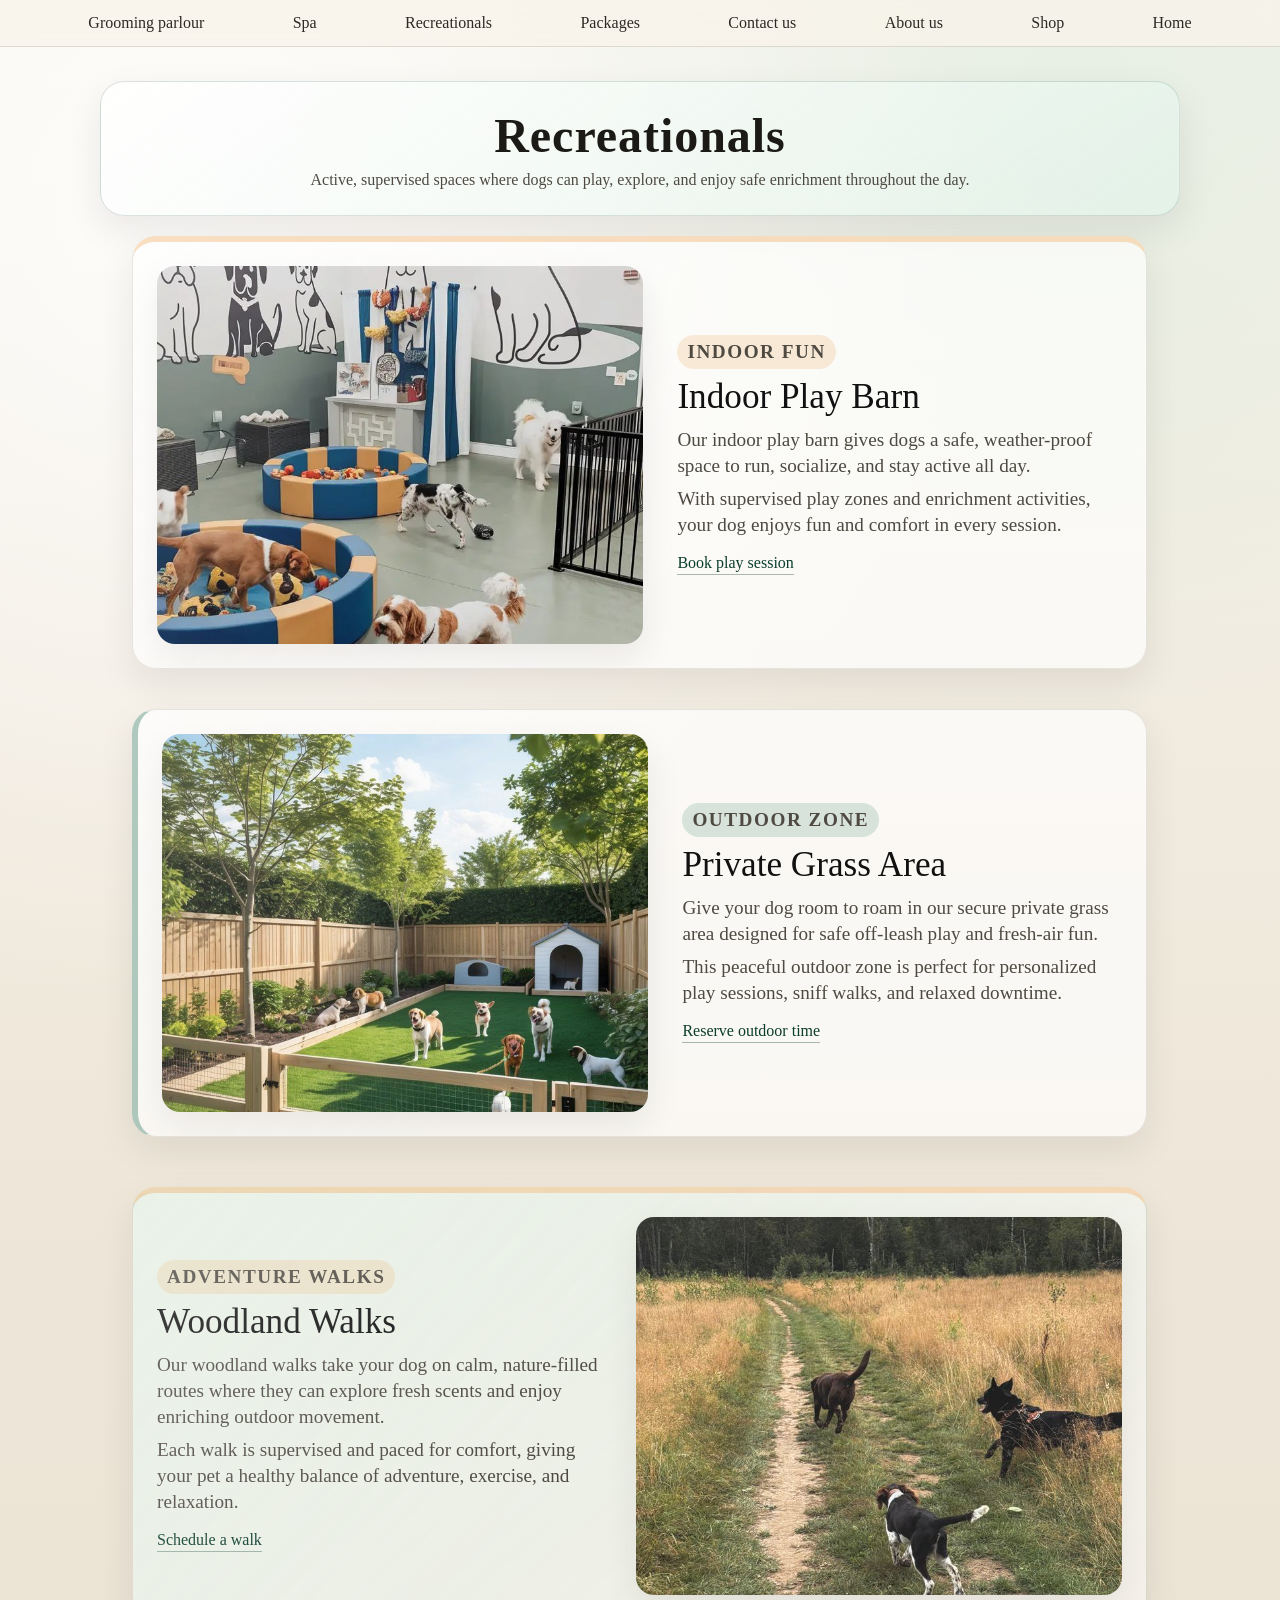
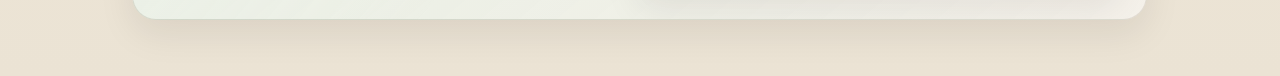
<file: recreationals.html>
<!DOCTYPE html>
<html lang="en">
<head>
  <meta charset="UTF-8">
  <meta name="viewport" content="width=device-width, initial-scale=1.0">
  <link rel="stylesheet" href="style.css">
  <title>Recreationals | Loving Homes</title>
</head>
<body>
  <header class="navbar">
    <nav class="nav-links">
      <a href="grooming-parlour.html">Grooming parlour</a>
      <a href="spa.html">Spa</a>
      <a href="recreationals.html">Recreationals</a>
      <a href="packages.html">Packages</a>
      <a href="contact-us.html">Contact us</a>
      <a href="about-us.html">About us</a>
      <a href="shop.html">Shop</a>
      <a href="index.html">Home</a>
    </nav>
  </header>

  <main class="inner-page-main">
    <section class="inner-hero reveal">
      <h1>Recreationals</h1>
      <p>
        Active, supervised spaces where dogs can play, explore, and enjoy safe
        enrichment throughout the day.
      </p>
    </section>

    <section class="indoor-playbarn-section elevated-panel service-panel reveal service-variant-b tilt-card">
      <div class="indoor-playbarn-content panel-layout">
        <img src="indoorplaybarn.jpg" alt="Indoor Play Barn for dogs" class="indoor-playbarn-image">
        <div class="indoor-playbarn-text panel-text">
          <p class="service-tag">Indoor Fun</p>
          <h2>Indoor Play Barn</h2>
          <p>
            Our indoor play barn gives dogs a safe, weather-proof space to run,
            socialize, and stay active all day.
          </p>
          <p>
            With supervised play zones and enrichment activities, your dog
            enjoys fun and comfort in every session.
          </p>
          <a href="#" class="service-link">Book play session</a>
        </div>
      </div>
    </section>

    <section class="private-grass-section elevated-panel service-panel reveal service-variant-a tilt-card">
      <div class="private-grass-content panel-layout">
        <img src="privategrassarea.jpg" alt="Private grass area for dogs" class="private-grass-image">
        <div class="private-grass-text panel-text">
          <p class="service-tag">Outdoor Zone</p>
          <h2>Private Grass Area</h2>
          <p>
            Give your dog room to roam in our secure private grass area
            designed for safe off-leash play and fresh-air fun.
          </p>
          <p>
            This peaceful outdoor zone is perfect for personalized play
            sessions, sniff walks, and relaxed downtime.
          </p>
          <a href="contact-us.html" class="service-link">Reserve outdoor time</a>
        </div>
      </div>
    </section>

    <section class="woodland-walks-section elevated-panel service-panel panel-reverse reveal service-variant-b tilt-card">
      <div class="woodland-walks-content panel-layout">
        <img src="woodlandwalk.jpg" alt="Woodland walks for dogs" class="woodland-walks-image">
        <div class="woodland-walks-text panel-text">
          <p class="service-tag">Adventure Walks</p>
          <h2>Woodland Walks</h2>
          <p>
            Our woodland walks take your dog on calm, nature-filled routes
            where they can explore fresh scents and enjoy enriching outdoor
            movement.
          </p>
          <p>
            Each walk is supervised and paced for comfort, giving your pet a
            healthy balance of adventure, exercise, and relaxation.
          </p>
          <a href="contact-us.html" class="service-link">Schedule a walk</a>
        </div>
      </div>
    </section>
  </main>

  <script src="script.js"></script>
</body>
</html>
</file>
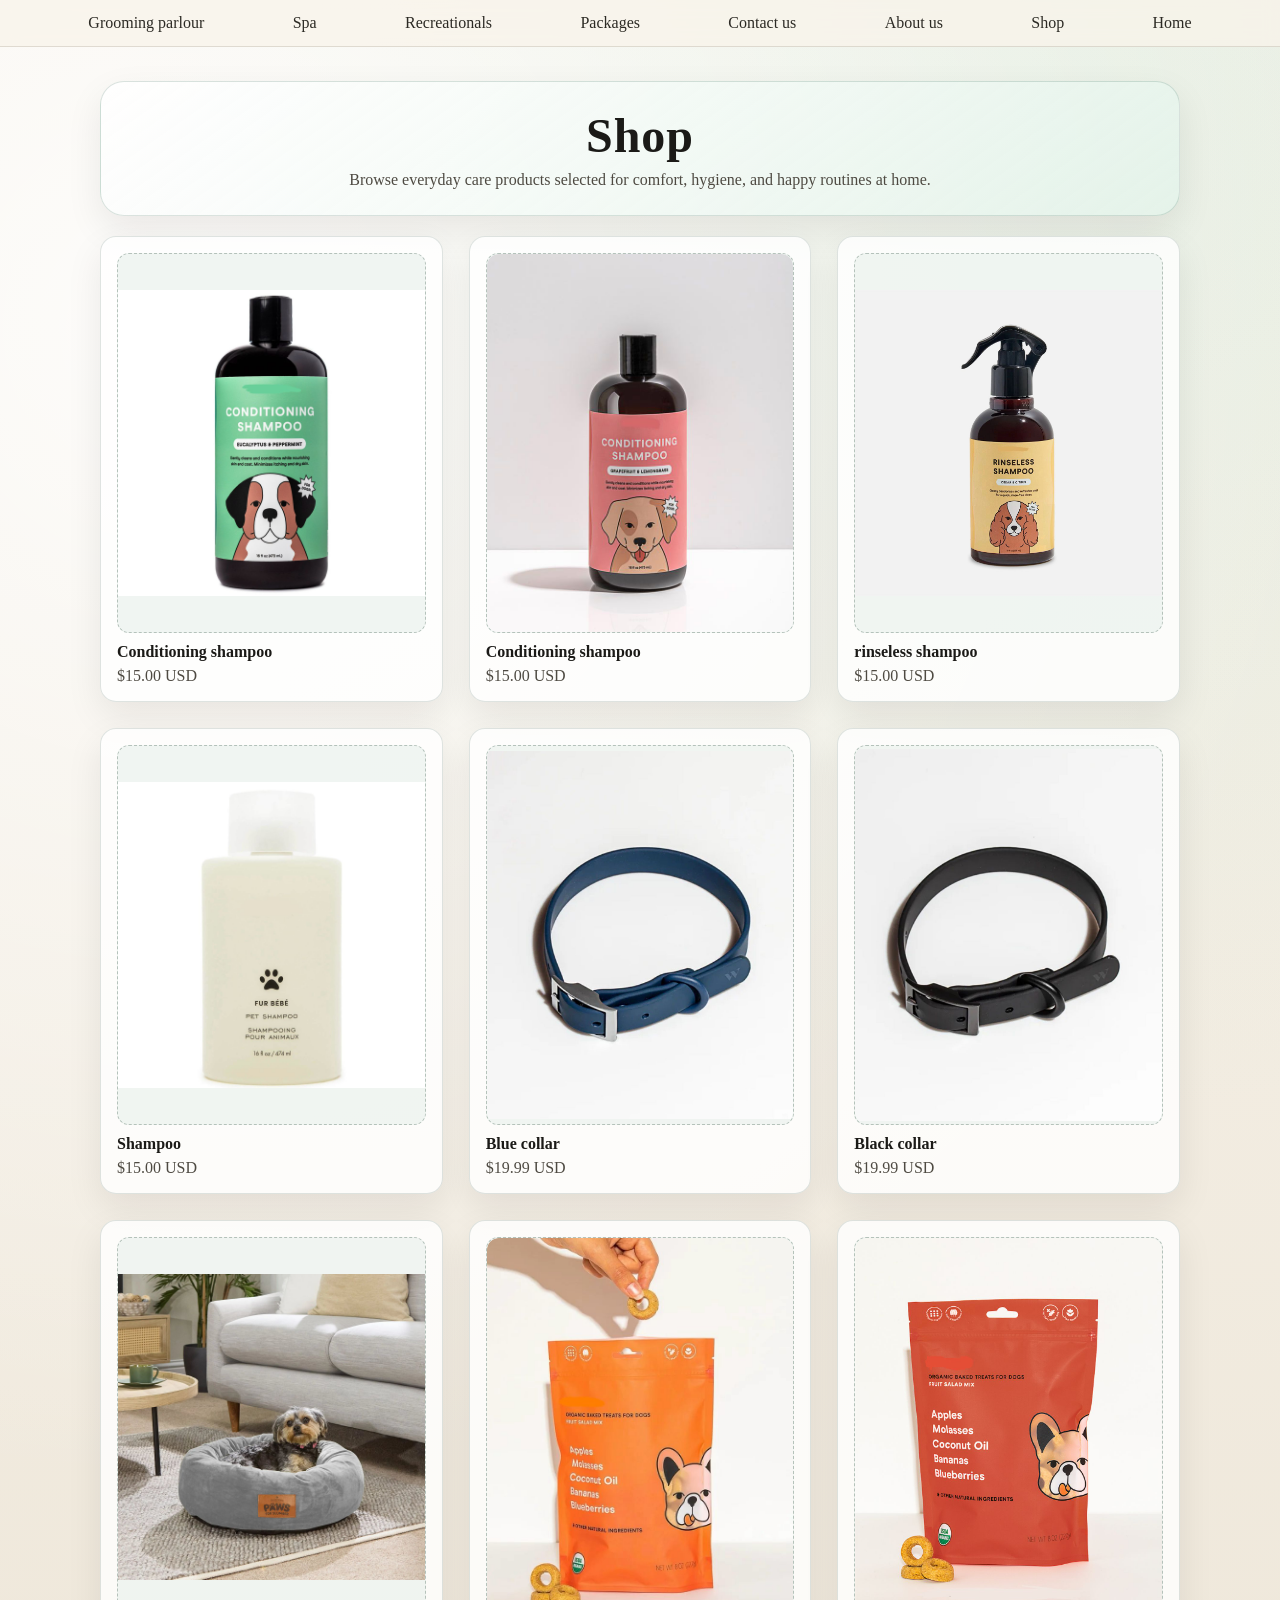
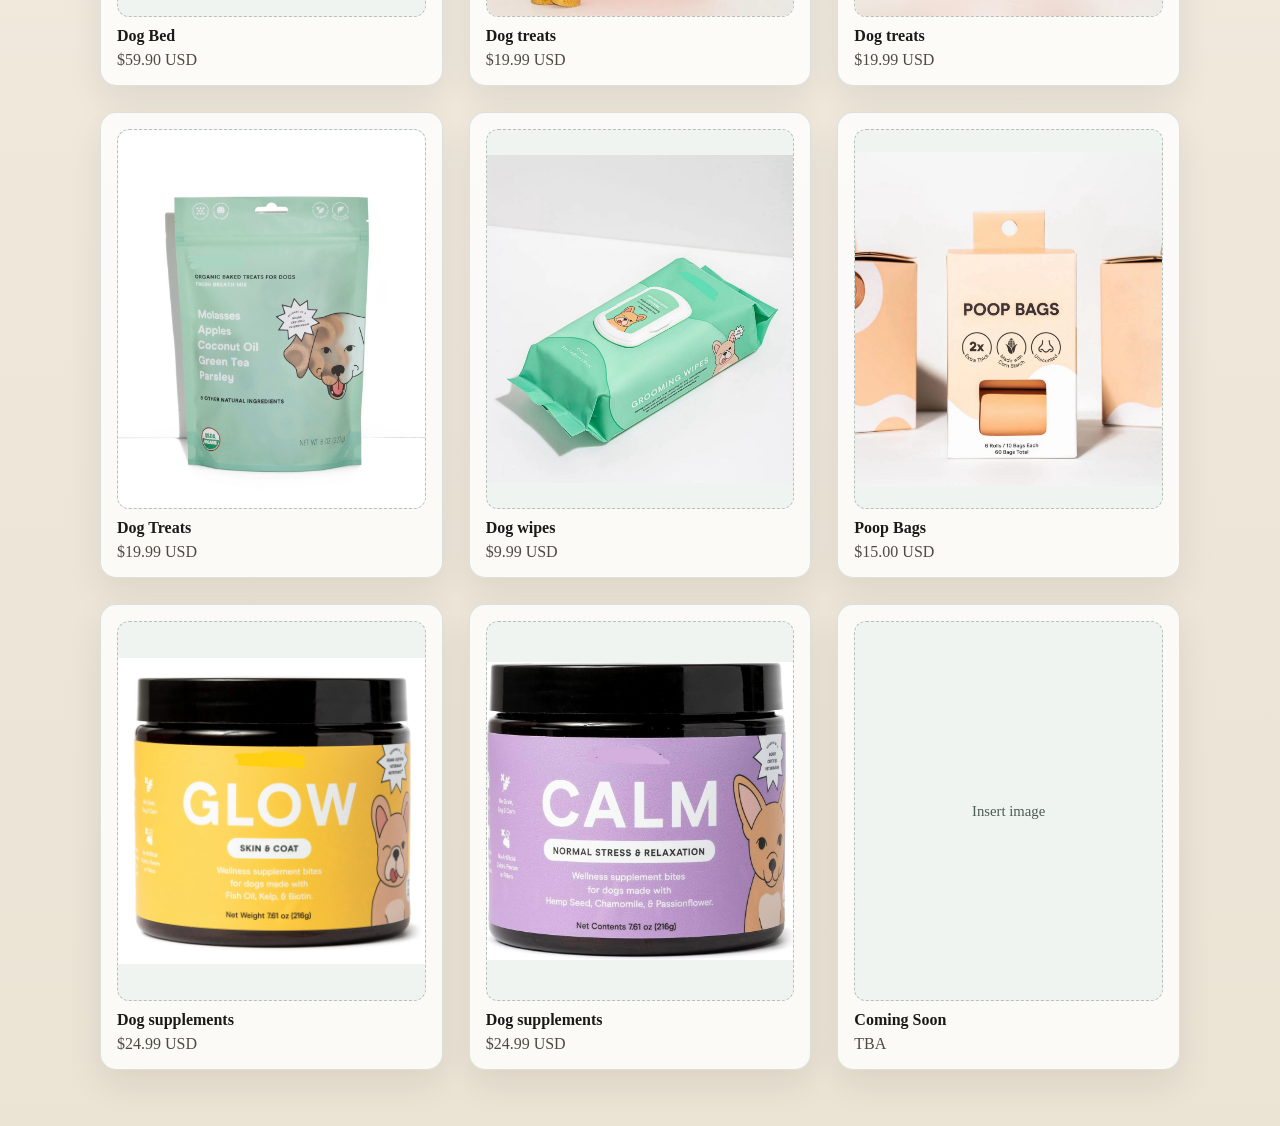
<file: shop.html>
<!DOCTYPE html>
<html lang="en">
<head>
  <meta charset="UTF-8">
  <meta name="viewport" content="width=device-width, initial-scale=1.0">
  <link rel="stylesheet" href="style.css">
  <title>Shop | Loving Homes</title>
</head>
<body>
  <header class="navbar">
    <nav class="nav-links">
      <a href="grooming-parlour.html">Grooming parlour</a>
      <a href="spa.html">Spa</a>
      <a href="recreationals.html">Recreationals</a>
      <a href="packages.html">Packages</a>
      <a href="contact-us.html">Contact us</a>
      <a href="about-us.html">About us</a>
      <a href="shop.html">Shop</a>
      <a href="index.html">Home</a>
    </nav>
  </header>

  <main class="inner-page-main">
    <section class="inner-hero reveal">
      <h1>Shop</h1>
      <p>Browse everyday care products selected for comfort, hygiene, and happy routines at home.</p>
    </section>

    <section class="shop-grid" aria-label="Shop products">
      <article class="shop-product-card reveal"><div class="shop-product-media"><img src="shampoo1.jpeg" alt="conditioning shampoo"></div><h3>Conditioning shampoo</h3><p>$15.00 USD</p></article>
      <article class="shop-product-card reveal"><div class="shop-product-media"><img src="shampoo2.jpeg" alt="conditioning shampoo"></div><h3>Conditioning shampoo</h3><p>$15.00 USD</p></article>
      <article class="shop-product-card reveal"><div class="shop-product-media"><img src="shampoo3.jpeg" alt="Rinseless shampoo"></div><h3>rinseless shampoo</h3><p>$15.00 USD</p></article>
      <article class="shop-product-card reveal"><div class="shop-product-media"><img src="shampoo.jpeg" alt="Shampoo"></div><h3>Shampoo</h3><p>$15.00 USD</p></article>
      <article class="shop-product-card reveal"><div class="shop-product-media"><img src="collar1.jpeg" alt="Blue collar"></div><h3>Blue collar</h3><p>$19.99 USD</p></article>
      <article class="shop-product-card reveal"><div class="shop-product-media"><img src="collar2.jpeg" alt="Black collar"></div><h3>Black collar</h3><p>$19.99 USD</p></article>
      <article class="shop-product-card reveal"><div class="shop-product-media"><img src="dogbed.jpeg" alt="Dog Bed"></div><h3>Dog Bed</h3><p>$59.90 USD</p></article>
      <article class="shop-product-card reveal"><div class="shop-product-media"><img src="dogtreats.jpeg" alt="Dog treats"></div><h3>Dog treats</h3><p>$19.99 USD</p></article>
      <article class="shop-product-card reveal"><div class="shop-product-media"><img src="dogtreats2.jpeg" alt="Dog treats"></div><h3>Dog treats</h3><p>$19.99 USD</p></article>
      <article class="shop-product-card reveal"><div class="shop-product-media"><img src="dogtreats3.jpeg" alt="Dog Treats "></div><h3>Dog Treats </h3><p>$19.99 USD</p></article>
      <article class="shop-product-card reveal"><div class="shop-product-media"><img src="wipes.jpeg" alt="Dog Wipes"></div><h3>Dog wipes</h3><p>$9.99 USD</p></article>
      <article class="shop-product-card reveal"><div class="shop-product-media"><img src="poopbags.jpeg" alt="Poop Bags"></div><h3>Poop Bags</h3><p>$15.00 USD</p></article>
      <article class="shop-product-card reveal"><div class="shop-product-media"><img src="supplements.jpeg" alt="Supplements"></div><h3>Dog supplements</h3><p>$24.99 USD</p></article>
      <article class="shop-product-card reveal"><div class="shop-product-media"><img src="supplements2.jpeg" alt="Supplements 2"></div><h3>Dog supplements</h3><p>$24.99 USD</p></article>
      <article class="shop-product-card reveal"><div class="shop-product-media">Insert image</div><h3>Coming Soon</h3><p>TBA</p></article>
    </section>
  </main>

  <script src="script.js"></script>
</body>
</html>
</file>
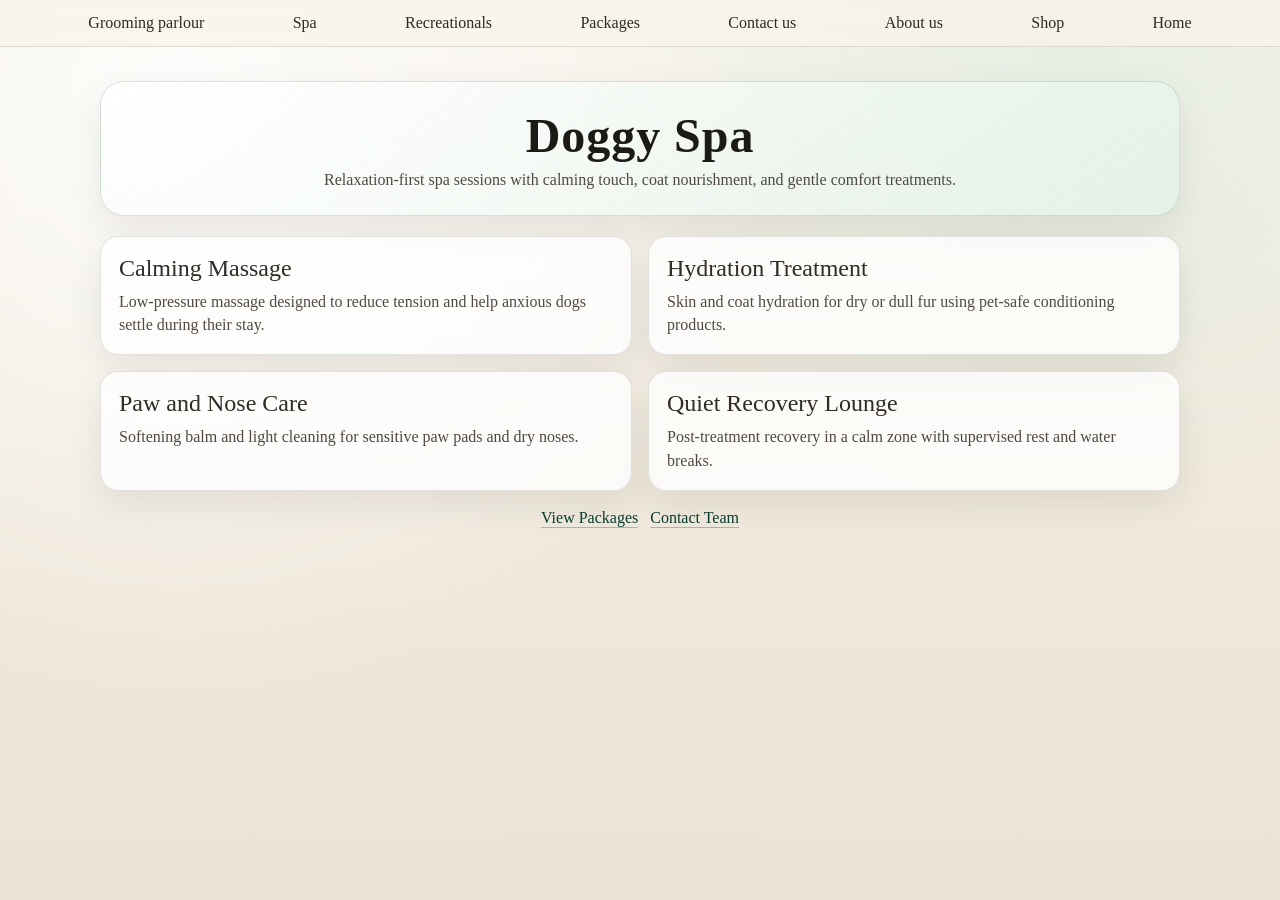
<file: spa.html>
<!DOCTYPE html>
<html lang="en">
<head>
  <meta charset="UTF-8">
  <meta name="viewport" content="width=device-width, initial-scale=1.0">
  <link rel="stylesheet" href="style.css">
  <title>Spa | Loving Homes</title>
</head>
<body>
  <header class="navbar">
    <nav class="nav-links">
      <a href="grooming-parlour.html">Grooming parlour</a>
      <a href="spa.html">Spa</a>
      <a href="recreationals.html">Recreationals</a>
      <a href="packages.html">Packages</a>
      <a href="contact-us.html">Contact us</a>
      <a href="about-us.html">About us</a>
      <a href="shop.html">Shop</a>
      <a href="index.html">Home</a>
    </nav>
  </header>

  <main class="inner-page-main">
    <section class="inner-hero reveal">
      <h1>Doggy Spa</h1>
      <p>Relaxation-first spa sessions with calming touch, coat nourishment, and gentle comfort treatments.</p>
    </section>

    <section class="detail-grid">
      <article class="detail-card reveal">
        <h2>Calming Massage</h2>
        <p>Low-pressure massage designed to reduce tension and help anxious dogs settle during their stay.</p>
      </article>
      <article class="detail-card reveal">
        <h2>Hydration Treatment</h2>
        <p>Skin and coat hydration for dry or dull fur using pet-safe conditioning products.</p>
      </article>
      <article class="detail-card reveal">
        <h2>Paw and Nose Care</h2>
        <p>Softening balm and light cleaning for sensitive paw pads and dry noses.</p>
      </article>
      <article class="detail-card reveal">
        <h2>Quiet Recovery Lounge</h2>
        <p>Post-treatment recovery in a calm zone with supervised rest and water breaks.</p>
      </article>
    </section>

    <div class="page-links">
      <a href="packages.html">View Packages</a>
      <a href="contact-us.html">Contact Team</a>
    </div>
  </main>

  <script src="script.js"></script>
</body>
</html>
</file>
<file: style.css>
:root {
  --bg-main: #f7f3eb;
  --bg-soft: #f0e8dc;
  --text-main: #1b1a17;
  --text-muted: #4e4a42;
  --accent: #0b3d2e;
  --accent-soft: #226e56;
  --surface: rgba(255, 255, 255, 0.68);
  --shadow-soft: 0 14px 36px rgba(24, 19, 11, 0.08);
  --shadow-hover: 0 20px 42px rgba(24, 19, 11, 0.13);
}


* {
  box-sizing: border-box;
}

body {
  margin: 0;
  font-family: 'Georgia', serif;
  color: var(--text-main);
  text-align: center;
  background:
    radial-gradient(circle at 14% 12%, rgba(255, 255, 255, 0.8), transparent 44%),
    radial-gradient(circle at 84% 5%, rgba(175, 227, 205, 0.22), transparent 35%),
    linear-gradient(180deg, var(--bg-main), #efe8db 62%, #ebe3d4);
  min-height: 100vh;
  overflow-x: hidden;
}

.skip-link {
  position: absolute;
  left: 10px;
  top: -50px;
  background: #0b3d2e;
  color: #fff;
  padding: 8px 12px;
  border-radius: 8px;
  z-index: 999;
  text-decoration: none;
}

.skip-link:focus {
  top: 10px;
}

:focus-visible {
  outline: 3px solid rgba(20, 92, 69, 0.5);
  outline-offset: 2px;
}

.navbar {
  padding: 14px 0;
  border-bottom: 1px solid rgba(90, 76, 56, 0.16);
  background: rgba(248, 243, 234, 0.75);
  backdrop-filter: blur(8px);
  position: sticky;
  top: 0;
  z-index: 10;
}

.nav-links {
  display: flex;
  justify-content: space-evenly; 
  align-items: center;
  width: 100%;
  gap: 10px;
  flex-wrap: wrap;
  padding: 0 10px;
}

.nav-links a {
  text-decoration: none;
  color: #2c2a24;
  font-size: 16px;
  transition: color 0.25s ease, transform 0.25s ease;
}

.nav-links a:hover {
  color: var(--accent-soft);
  transform: translateY(-2px);
}

.menu-toggle {
  display: none;
  margin: 0 auto;
  border: 1px solid rgba(58, 82, 68, 0.3);
  background: rgba(255, 255, 255, 0.88);
  color: #2c2a24;
  border-radius: 999px;
  padding: 8px 14px;
  font: inherit;
  cursor: pointer;
  align-items: center;
  gap: 8px;
}

.menu-toggle-icon {
  display: inline-block;
  width: 15px;
  height: 11px;
  border-top: 2px solid currentColor;
  border-bottom: 2px solid currentColor;
  position: relative;
}

.menu-toggle-icon::after {
  content: "";
  position: absolute;
  left: 0;
  right: 0;
  top: 50%;
  border-top: 2px solid currentColor;
  transform: translateY(-50%);
}



h1 {
  margin: 24px 0 4px;
  font-size: clamp(2rem, 4vw, 3rem);
  letter-spacing: 0.02em;
  animation: fade-up 700ms ease both;
}

h2 {
  margin: 0 0 20px;
  color: #2f2c26;
  font-weight: 400;
}

.carousel-section {
  width: 100%;
  margin: 24px 0 40px;
}

.carousel {
  position: relative;
  overflow: hidden;
  border-radius: 20px;
  width: min(1220px, 96%);
  margin: 0 auto;
  box-shadow: var(--shadow-soft);
  background: #f5f4ef;
  border: 1px solid rgba(92, 76, 53, 0.15);
}

.carousel-track {
  display: flex;
  width: max-content;
  gap: 14px;
  padding: 10px 14px;
  animation: image-strip-scroll 19s linear infinite;
  will-change: transform;
}

.carousel-slide {
  flex: 0 0 clamp(300px, 34vw, 450px);
  height: clamp(300px, 48vh, 450px);
  display: flex;
  align-items: center;
  justify-content: center;
  border-radius: 16px;
  overflow: hidden;
  background: #ece7df;
  transition: transform 0.3s ease;
}

.carousel-slide img {
  width: 100%;
  height: 100%;
  object-fit: contain;
  object-position: center;
  display: block;
  transition: transform 0.45s ease;
}

.carousel-slide:hover img {
  transform: scale(1.04);
}

.carousel::after {
  content: none;
}

.carousel-dots {
  display: none;
}

.carousel-dot {
  width: 8px;
  height: 8px;
  border-radius: 999px;
  background: rgba(255, 255, 255, 0.5);
  transition: transform 0.25s ease, background 0.25s ease;
}

.carousel-dot.is-active {
  background: #fff;
  transform: scale(1.25);
}

@keyframes image-strip-scroll {
  from {
    transform: translateX(0);
  }
  to {
    transform: translateX(-50%);
  }
}

@media (max-width: 980px) {
  .navbar {
    padding: 10px 0;
  }

  .menu-toggle {
    display: inline-flex;
    margin-bottom: 8px;
  }

  .nav-links {
    display: none;
    flex-direction: column;
    align-items: stretch;
    width: min(94%, 500px);
    margin: 0 auto;
    padding: 10px 12px;
    row-gap: 8px;
    border: 1px solid rgba(88, 72, 49, 0.15);
    border-radius: 14px;
    background: rgba(248, 243, 234, 0.95);
  }

  .nav-links.is-open {
    display: flex;
  }

  .nav-links a {
    display: block;
    width: 100%;
    text-align: left;
    padding: 7px 8px;
    border-radius: 8px;
    font-size: 0.95rem;
  }

  .nav-links a:hover {
    transform: none;
    background: rgba(20, 92, 69, 0.08);
  }
}

.container {
  display: flex;
  gap: 40px;
  align-items: center;
  padding: 28px;
  width: min(1160px, 94%);
  margin: 0 auto 34px;
}

.service-feature {
  background: var(--surface);
  border: 1px solid rgba(88, 72, 49, 0.13);
  border-radius: 24px;
  box-shadow: var(--shadow-soft);
  animation: fade-up 900ms ease both;
}


.text-content {
  flex: 1;
  text-align: center;
}

.text-content h2 {
  margin-bottom: 10px;
  font-size: clamp(1.8rem, 3.2vw, 2.6rem);
}

.text-content p {
  margin-bottom: 8px;
  font-size: clamp(1.05rem, 1.6vw, 1.3rem);
  line-height: 1.4;
  color: var(--text-muted);
}

.side-image {
  width: clamp(340px, 38vw, 520px);
  height: clamp(340px, 54vh, 520px);
  object-fit: cover;
  border-radius: 18px;
  box-shadow: var(--shadow-soft);
  margin-left: 24px;
  flex-shrink: 0;
}

.indoor-playbarn-section {
  width: min(1150px, 94%);
  margin: 20px auto 40px;
}

.indoor-playbarn-content {
  display: flex;
  align-items: center;
  gap: 34px;
}

.indoor-playbarn-image {
  width: clamp(340px, 38vw, 520px);
  height: clamp(280px, 42vh, 420px);
  object-fit: cover;
  flex-shrink: 0;
  border-radius: 18px;
  box-shadow: var(--shadow-soft);
  transition: transform 0.35s ease;
}

.indoor-playbarn-text {
  text-align: left;
}

.indoor-playbarn-text h2 {
  margin: 0 0 10px;
  color: #111;
  font-size: clamp(1.6rem, 3vw, 2.2rem);
}

.indoor-playbarn-text p {
  margin: 0 0 8px;
  font-size: clamp(1rem, 1.5vw, 1.2rem);
  line-height: 1.35;
  color: var(--text-muted);
}

.pet-watching-section {
  width: min(1150px, 94%);
  margin: 20px auto 50px;
}

.pet-watching-content {
  display: flex;
  align-items: center;
  gap: 34px;
}

.pet-watching-image {
  width: clamp(340px, 38vw, 520px);
  height: clamp(280px, 42vh, 420px);
  object-fit: cover;
  flex-shrink: 0;
  border-radius: 18px;
  box-shadow: var(--shadow-soft);
  transition: transform 0.35s ease;
}

.pet-watching-text {
  text-align: left;
}

.pet-watching-text h2 {
  margin: 0 0 10px;
  color: #111;
  font-size: clamp(1.6rem, 3vw, 2.2rem);
}

.pet-watching-text p {
  margin: 0 0 8px;
  font-size: clamp(1rem, 1.5vw, 1.2rem);
  line-height: 1.35;
  color: var(--text-muted);
}

.private-grass-section {
  width: min(1150px, 94%);
  margin: 20px auto 50px;
}

.private-grass-content {
  display: flex;
  align-items: center;
  gap: 34px;
}

.private-grass-image {
  width: clamp(340px, 38vw, 520px);
  height: clamp(280px, 42vh, 420px);
  object-fit: cover;
  flex-shrink: 0;
  border-radius: 18px;
  box-shadow: var(--shadow-soft);
  transition: transform 0.35s ease;
}

.private-grass-text {
  text-align: left;
}

.private-grass-text h2 {
  margin: 0 0 10px;
  color: #111;
  font-size: clamp(1.6rem, 3vw, 2.2rem);
}

.private-grass-text p {
  margin: 0 0 8px;
  font-size: clamp(1rem, 1.5vw, 1.2rem);
  line-height: 1.35;
  color: var(--text-muted);
}

.woodland-walks-section {
  width: min(1150px, 94%);
  margin: 20px auto 50px;
}

.woodland-walks-content {
  display: flex;
  align-items: center;
  gap: 34px;
}

.woodland-walks-image {
  width: clamp(340px, 38vw, 520px);
  height: clamp(280px, 42vh, 420px);
  object-fit: cover;
  flex-shrink: 0;
  border-radius: 18px;
  box-shadow: var(--shadow-soft);
  transition: transform 0.35s ease;
}

.woodland-walks-text {
  text-align: left;
}

.woodland-walks-text h2 {
  margin: 0 0 10px;
  color: #111;
  font-size: clamp(1.6rem, 3vw, 2.2rem);
}

.woodland-walks-text p {
  margin: 0 0 8px;
  font-size: clamp(1rem, 1.5vw, 1.2rem);
  line-height: 1.35;
  color: var(--text-muted);
}

.secure-padlocks-section {
  width: min(1150px, 94%);
  margin: 20px auto 50px;
}

.secure-padlocks-content {
  display: flex;
  align-items: center;
  gap: 34px;
}

.secure-padlocks-image {
  width: clamp(340px, 38vw, 520px);
  height: clamp(280px, 42vh, 420px);
  object-fit: cover;
  flex-shrink: 0;
  border-radius: 18px;
  box-shadow: var(--shadow-soft);
  transition: transform 0.35s ease;
}

.secure-padlocks-text {
  text-align: left;
}

.secure-padlocks-text h2 {
  margin: 0 0 10px;
  color: #111;
  font-size: clamp(1.6rem, 3vw, 2.2rem);
}

.secure-padlocks-text p {
  margin: 0 0 8px;
  font-size: clamp(1rem, 1.5vw, 1.2rem);
  line-height: 1.35;
  color: var(--text-muted);
}

.vetinary-services-section {
  width: min(1150px, 94%);
  margin: 20px auto 50px;
}

.vetinary-services-content {
  display: flex;
  align-items: center;
  gap: 34px;
}

.vetinary-services-image {
  width: clamp(340px, 38vw, 520px);
  height: clamp(280px, 42vh, 420px);
  object-fit: cover;
  flex-shrink: 0;
  border-radius: 18px;
  box-shadow: var(--shadow-soft);
  transition: transform 0.35s ease;
}

.vetinary-services-text {
  text-align: left;
}

.vetinary-services-text h2 {
  margin: 0 0 10px;
  color: #111;
  font-size: clamp(1.6rem, 3vw, 2.2rem);
}

.vetinary-services-text p {
  margin: 0 0 8px;
  font-size: clamp(1rem, 1.5vw, 1.2rem);
  line-height: 1.35;
  color: var(--text-muted);
}

.chauffeurs-section {
  width: min(1150px, 94%);
  margin: 20px auto 50px;
}

.chauffeurs-content {
  display: flex;
  align-items: center;
  gap: 34px;
}

.chauffeurs-image {
  width: clamp(340px, 38vw, 520px);
  height: clamp(280px, 42vh, 420px);
  object-fit: cover;
  flex-shrink: 0;
  border-radius: 18px;
  box-shadow: var(--shadow-soft);
  transition: transform 0.35s ease;
}

.chauffeurs-text {
  text-align: left;
}

.chauffeurs-text h2 {
  margin: 0 0 10px;
  color: #111;
  font-size: clamp(1.6rem, 3vw, 2.2rem);
}

.chauffeurs-text p {
  margin: 0 0 8px;
  font-size: clamp(1rem, 1.5vw, 1.2rem);
  line-height: 1.35;
  color: var(--text-muted);
}

.indoor-playbarn-image:hover,
.pet-watching-image:hover,
.private-grass-image:hover,
.woodland-walks-image:hover,
.secure-padlocks-image:hover,
.vetinary-services-image:hover,
.chauffeurs-image:hover {
  transform: translateY(-4px) scale(1.01);
}

.elevated-panel {
  background: var(--surface);
  border: 1px solid rgba(88, 72, 49, 0.13);
  border-radius: 24px;
  box-shadow: var(--shadow-soft);
  padding: 24px;
  animation: fade-up 980ms ease both;
}

.product-strip-section {
  margin: 50px auto;
  padding: 24px;
}

.product-strip-layout {
  display: grid;
  grid-template-columns: minmax(220px, 300px) 1fr;
  gap: 24px;
  align-items: start;
}

.product-strip-intro {
  text-align: left;
  position: sticky;
  top: 16px;
}

.eyebrow {
  margin: 0 0 10px;
  font-size: 0.75rem;
  letter-spacing: 2px;
  font-weight: 700;
}

.product-strip-intro h2 {
  margin: 0 0 12px;
  color: #111;
  font-size: clamp(1.3rem, 2.4vw, 2rem);
}

.product-strip-intro p {
  margin: 0 0 16px;
  color: #2f2f2f;
  line-height: 1.5;
}

.product-scroller {
  display: flex;
  gap: 18px;
  overflow-x: auto;
  scroll-behavior: smooth;
  padding-bottom: 10px;
  scrollbar-width: thin;
}

.product-scroller::-webkit-scrollbar {
  height: 4px;
}

.product-scroller::-webkit-scrollbar-track {
  background: #e5e2da;
}

.product-scroller::-webkit-scrollbar-thumb {
  background: #a7a39b;
  border-radius: 999px;
}

.product-card {
  flex: 0 0 300px;
  text-align: left;
}

.product-image-slot {
  height: 300px;
  border: 1px dashed #b9b4aa;
  background: #ece9e2;
  color: #6d685f;
  display: grid;
  place-items: center;
  font-size: 0.9rem;
  margin-bottom: 14px;
}

.product-image {
  width: 100%;
  height: 300px;
  object-fit: cover;
  display: block;
  margin-bottom: 14px;
  border-radius: 16px;
  box-shadow: var(--shadow-soft);
  transition: transform 0.32s ease, box-shadow 0.32s ease;
}

.product-card:hover .product-image {
  transform: translateY(-4px);
  box-shadow: var(--shadow-hover);
}

.product-card h3 {
  margin: 0 0 6px;
  font-size: 0.95rem;
  letter-spacing: 2px;
}

.product-card p {
  margin: 0 0 12px;
  font-size: 0.95rem;
  color: var(--text-muted);
}

.site-footer {
  margin-top: 64px;
  background: #f0ede7;
  border-top: 1px solid rgba(98, 84, 62, 0.12);
  text-align: left;
}

.footer-top {
  width: min(1220px, 94%);
  margin: 0 auto;
  padding: 42px 0 54px;
  display: grid;
  grid-template-columns: repeat(4, minmax(180px, 1fr));
  gap: 28px;
}

.footer-column h3 {
  margin: 0 0 14px;
  font-size: 1.75rem;
  font-weight: 500;
  color: #22201b;
}

.footer-column a {
  display: block;
  width: fit-content;
  margin-bottom: 8px;
  font-size: 0.98rem;
  color: #2d2a25;
  text-decoration: none;
  transition: color 0.22s ease, transform 0.22s ease;
}

.footer-column a:hover {
  color: var(--accent-soft);
  transform: translateX(3px);
}

.footer-social .social-links {
  display: flex;
  gap: 10px;
}

.footer-social .social-links a {
  width: 36px;
  height: 36px;
  border-radius: 999px;
  border: 1px solid rgba(50, 44, 35, 0.32);
  display: inline-flex;
  align-items: center;
  justify-content: center;
  font-size: 0.78rem;
  font-weight: 700;
  letter-spacing: 0.04em;
  margin: 0;
}

.footer-bottom {
  border-top: 1px solid rgba(98, 84, 62, 0.12);
  width: min(1220px, 94%);
  margin: 0 auto;
  padding: 18px 0 30px;
  text-align: center;
}

.footer-bottom p {
  margin: 0 0 10px;
  font-size: 0.96rem;
  color: #39342b;
}

.footer-legal-links {
  display: flex;
  justify-content: center;
  gap: 18px;
  flex-wrap: wrap;
}

.footer-legal-links a {
  color: #2d2a25;
  font-size: 0.93rem;
  text-decoration: underline;
  text-underline-offset: 2px;
}

@keyframes fade-up {
  from {
    opacity: 0;
    transform: translateY(20px);
  }
  to {
    opacity: 1;
    transform: translateY(0);
  }
}

@media (max-width: 980px) {
  .container {
    flex-direction: column;
    padding: 22px;
    gap: 20px;
  }

  .side-image {
    width: 100%;
    margin-left: 0;
    height: auto;
    max-height: 460px;
  }

  .indoor-playbarn-content {
    flex-direction: column;
    align-items: flex-start;
    gap: 18px;
  }

  .indoor-playbarn-image {
    width: 100%;
    height: auto;
    max-height: 420px;
  }

  .pet-watching-content {
    flex-direction: column;
    align-items: flex-start;
    gap: 18px;
  }

  .pet-watching-image {
    width: 100%;
    height: auto;
    max-height: 420px;
  }

  .private-grass-content {
    flex-direction: column;
    align-items: flex-start;
    gap: 18px;
  }

  .private-grass-image {
    width: 100%;
    height: auto;
    max-height: 420px;
  }

  .woodland-walks-content {
    flex-direction: column;
    align-items: flex-start;
    gap: 18px;
  }

  .woodland-walks-image {
    width: 100%;
    height: auto;
    max-height: 420px;
  }

  .secure-padlocks-content {
    flex-direction: column;
    align-items: flex-start;
    gap: 18px;
  }

  .secure-padlocks-image {
    width: 100%;
    height: auto;
    max-height: 420px;
  }

  .vetinary-services-content {
    flex-direction: column;
    align-items: flex-start;
    gap: 18px;
  }

  .vetinary-services-image {
    width: 100%;
    height: auto;
    max-height: 420px;
  }

  .chauffeurs-content {
    flex-direction: column;
    align-items: flex-start;
    gap: 18px;
  }

  .chauffeurs-image {
    width: 100%;
    height: auto;
    max-height: 420px;
  }

  .product-strip-layout {
    grid-template-columns: 1fr;
  }

  .product-strip-intro {
    position: static;
  }

  .footer-top {
    grid-template-columns: repeat(2, minmax(180px, 1fr));
  }
}

@media (max-width: 640px) {
  .navbar {
    position: static;
  }

  .footer-top {
    grid-template-columns: 1fr;
    gap: 20px;
    padding: 32px 0 34px;
  }

  .footer-column h3 {
    font-size: 1.4rem;
  }
}

.hero-intro {
  width: min(980px, 92%);
  margin: 36px auto 26px;
  padding: 26px 24px;
  background: linear-gradient(135deg, rgba(255, 255, 255, 0.76), rgba(226, 245, 235, 0.45));
  border: 1px solid rgba(76, 107, 92, 0.2);
  border-radius: 24px;
  box-shadow: var(--shadow-soft);
}

.hero-kicker {
  margin: 0 0 10px;
  letter-spacing: 0.13em;
  font-size: 0.8rem;
  text-transform: uppercase;
  color: var(--accent-soft);
  font-weight: 700;
}

.hero-description {
  margin: 10px auto 18px;
  max-width: 700px;
  color: var(--text-muted);
  font-size: 1.08rem;
}

.hero-actions {
  display: flex;
  gap: 12px;
  justify-content: center;
  flex-wrap: wrap;
}

.hero-btn {
  text-decoration: none;
  padding: 11px 18px;
  border-radius: 999px;
  transition: transform 0.25s ease, box-shadow 0.25s ease;
}

.hero-btn-primary {
  background: linear-gradient(135deg, #0b3d2e, #145c45);
  color: #fff;
  box-shadow: 0 10px 20px rgba(11, 61, 46, 0.25);
}

.hero-btn-secondary {
  border: 1px solid rgba(11, 61, 46, 0.35);
  color: var(--accent);
  background: rgba(255, 255, 255, 0.72);
}

.hero-btn:hover {
  transform: translateY(-2px);
}

.why-us-strip {
  width: min(1140px, 94%);
  margin: 18px auto 28px;
  display: grid;
  grid-template-columns: repeat(3, 1fr);
  gap: 14px;
}

.why-us-strip article {
  text-align: left;
  background: rgba(255, 255, 255, 0.6);
  border: 1px solid rgba(85, 71, 48, 0.12);
  border-radius: 18px;
  padding: 16px 18px;
}

.why-us-strip h3 {
  margin: 0 0 6px;
}

.why-us-strip p {
  margin: 0;
  color: var(--text-muted);
}

.services-title {
  margin-top: 30px;
}

.service-panel {
  position: relative;
  overflow: hidden;
}

.service-panel::before {
  content: "";
  position: absolute;
  inset: 0;
  background: linear-gradient(130deg, rgba(255, 255, 255, 0.22), transparent 48%);
  pointer-events: none;
}

.panel-layout {
  display: flex;
  align-items: center;
  gap: 34px;
}

.panel-reverse .panel-layout {
  flex-direction: row-reverse;
}

.panel-text {
  text-align: left;
}

.service-tag {
  display: inline-block;
  margin: 0 0 10px;
  padding: 4px 10px;
  border-radius: 999px;
  font-size: 0.76rem;
  letter-spacing: 0.08em;
  text-transform: uppercase;
  font-weight: 700;
  color: var(--accent);
  background: rgba(34, 110, 86, 0.14);
}

.service-link {
  display: inline-block;
  margin-top: 8px;
  color: var(--accent);
  text-decoration: none;
  border-bottom: 1px solid rgba(11, 61, 46, 0.35);
  padding-bottom: 2px;
}

.service-link:hover {
  color: var(--accent-soft);
}

.pet-watching-section {
  background: linear-gradient(140deg, rgba(230, 249, 241, 0.62), rgba(255, 255, 255, 0.52));
}

.woodland-walks-section {
  background: linear-gradient(140deg, rgba(224, 242, 231, 0.68), rgba(255, 255, 255, 0.52));
}

.vetinary-services-section {
  background: linear-gradient(140deg, rgba(236, 241, 255, 0.66), rgba(255, 255, 255, 0.52));
}

.secure-padlocks-section {
  background: linear-gradient(140deg, rgba(250, 237, 220, 0.66), rgba(255, 255, 255, 0.52));
}

@media (max-width: 980px) {
  .why-us-strip {
    grid-template-columns: 1fr;
  }

  .panel-reverse .panel-layout {
    flex-direction: column;
  }
}

.reveal {
  opacity: 0;
  transform: translateY(26px) scale(0.98);
  transition: opacity 700ms ease, transform 700ms ease;
}

.reveal.is-visible {
  opacity: 1;
  transform: translateY(0) scale(1);
}

.hero-intro {
  position: relative;
  overflow: hidden;
}

.hero-orb {
  position: absolute;
  border-radius: 999px;
  filter: blur(1px);
  pointer-events: none;
  animation: float-orb 7s ease-in-out infinite;
}

.hero-orb-one {
  width: 180px;
  height: 180px;
  right: -38px;
  top: -45px;
  background: radial-gradient(circle at 30% 30%, rgba(140, 220, 190, 0.8), rgba(140, 220, 190, 0.1));
}

.hero-orb-two {
  width: 130px;
  height: 130px;
  left: -30px;
  bottom: -40px;
  background: radial-gradient(circle at 30% 30%, rgba(255, 210, 164, 0.8), rgba(255, 210, 164, 0.1));
  animation-delay: 1.2s;
}

@keyframes float-orb {
  0%, 100% { transform: translateY(0px); }
  50% { transform: translateY(-12px); }
}

.insight-card {
  transform-style: preserve-3d;
}

.impact-strip {
  width: min(1140px, 94%);
  margin: 6px auto 30px;
  display: grid;
  grid-template-columns: repeat(3, 1fr);
  gap: 14px;
}

.impact-strip article {
  background: linear-gradient(145deg, rgba(255, 255, 255, 0.74), rgba(240, 248, 243, 0.7));
  border: 1px solid rgba(73, 91, 75, 0.16);
  border-radius: 18px;
  padding: 14px 12px;
}

.impact-number {
  margin: 0;
  font-size: clamp(1.8rem, 4vw, 2.6rem);
  color: var(--accent);
  font-weight: 700;
}

.impact-label {
  margin: 4px 0 0;
  color: var(--text-muted);
}

.service-variant-a {
  border-left: 6px solid rgba(34, 110, 86, 0.35);
}

.service-variant-b {
  border-top: 6px solid rgba(240, 166, 84, 0.35);
}

.service-variant-c {
  border-right: 6px solid rgba(112, 134, 200, 0.35);
}

.tilt-card {
  transition: transform 260ms ease, box-shadow 260ms ease;
  transform-style: preserve-3d;
  will-change: transform;
}

.tilt-card:hover {
  box-shadow: var(--shadow-hover);
}

.service-panel:nth-of-type(odd) .service-tag {
  background: rgba(34, 110, 86, 0.16);
}

.service-panel:nth-of-type(even) .service-tag {
  background: rgba(230, 152, 61, 0.18);
}

@media (max-width: 980px) {
  .impact-strip {
    grid-template-columns: 1fr;
  }
}

.packages-section {
  width: min(1150px, 94%);
  margin: 18px auto 58px;
  display: grid;
  grid-template-columns: repeat(3, minmax(220px, 1fr));
  gap: 16px;
  text-align: left;
  background: linear-gradient(135deg, rgba(255, 255, 255, 0.8), rgba(224, 245, 235, 0.6));
  border: 1px solid rgba(42, 86, 69, 0.18);
}

.package-card {
  position: relative;
  border-radius: 18px;
  padding: 18px 16px 16px;
  background: linear-gradient(165deg, rgba(255, 255, 255, 0.95), rgba(243, 250, 247, 0.88));
  border: 1px solid rgba(49, 87, 71, 0.14);
  box-shadow: 0 12px 26px rgba(26, 40, 33, 0.09);
  cursor: pointer;
  min-height: 255px;
  transition: transform 260ms ease, box-shadow 260ms ease, border-color 260ms ease;
}

.package-tier {
  display: inline-block;
  margin: 0 0 8px;
  padding: 4px 10px;
  border-radius: 999px;
  font-size: 0.72rem;
  letter-spacing: 0.08em;
  text-transform: uppercase;
  font-weight: 700;
  color: var(--accent);
  background: rgba(34, 110, 86, 0.15);
}

.package-card h2 {
  margin: 0 0 8px;
  font-size: 1.6rem;
  color: #12241d;
}

.package-line {
  margin: 0;
  color: #36453d;
  line-height: 1.45;
}

.package-line + .package-line {
  margin-top: 6px;
}

.package-card::after {
  content: "";
  position: absolute;
  inset: 0;
  border-radius: 18px;
  border: 2px solid transparent;
  pointer-events: none;
  transition: border-color 260ms ease;
}

.package-card:hover {
  transform: translateY(-4px);
  box-shadow: var(--shadow-hover);
}

.package-card.is-selected {
  background: linear-gradient(160deg, rgba(206, 239, 224, 0.75), rgba(255, 255, 255, 0.95));
  border-color: rgba(20, 92, 69, 0.42);
}

.package-card.is-selected::after {
  border-color: rgba(20, 92, 69, 0.5);
}

.package-card:focus-visible {
  outline: 3px solid rgba(20, 92, 69, 0.36);
  outline-offset: 2px;
}

.package-note {
  grid-column: 1 / -1;
  margin: 4px 2px 2px;
  padding: 14px 16px;
  border-radius: 14px;
  background: rgba(255, 255, 255, 0.76);
  border-left: 4px solid rgba(20, 92, 69, 0.48);
  color: #3f433f;
  text-align: left;
}

@media (max-width: 980px) {
  .packages-section {
    grid-template-columns: 1fr;
  }
}

@media (prefers-reduced-motion: reduce) {
  .reveal,
  .tilt-card,
  .hero-orb,
  .carousel-track {
    animation: none !important;
    transition: none !important;
    transform: none !important;
    opacity: 1 !important;
  }
}

.inner-page-main {
  width: min(1080px, 94%);
  margin: 34px auto 56px;
}

.inner-hero {
  background: linear-gradient(145deg, rgba(255, 255, 255, 0.82), rgba(225, 244, 235, 0.62));
  border: 1px solid rgba(55, 100, 84, 0.18);
  border-radius: 24px;
  box-shadow: var(--shadow-soft);
  padding: 26px 24px;
  margin-bottom: 20px;
}

.inner-hero h1 {
  margin: 0 0 8px;
}

.inner-hero p {
  margin: 0 auto;
  max-width: 760px;
  color: var(--text-muted);
}

.detail-grid {
  display: grid;
  grid-template-columns: repeat(2, minmax(260px, 1fr));
  gap: 16px;
  margin-top: 18px;
}

.detail-card {
  text-align: left;
  padding: 18px;
  border-radius: 18px;
  border: 1px solid rgba(71, 88, 71, 0.16);
  background: rgba(255, 255, 255, 0.78);
  box-shadow: var(--shadow-soft);
}

.detail-card h2,
.detail-card h3 {
  margin: 0 0 8px;
}

.detail-card p {
  margin: 0;
  color: var(--text-muted);
  line-height: 1.45;
}

.section-gap {
  margin-top: 16px;
}

.about-feature-grid {
  margin-top: 8px;
  display: grid;
  grid-template-columns: repeat(2, minmax(220px, 1fr));
  gap: 10px;
}

.about-feature-item {
  margin: 0;
  padding: 10px 12px;
  border-radius: 12px;
  background: rgba(245, 252, 248, 0.8);
  border: 1px solid rgba(56, 92, 74, 0.16);
  color: #2f3f38;
}

.booking-form {
  margin-top: 18px;
  text-align: left;
  background: rgba(255, 255, 255, 0.8);
  border: 1px solid rgba(52, 88, 72, 0.2);
  border-radius: 18px;
  box-shadow: var(--shadow-soft);
  padding: 18px;
}

.form-grid {
  display: grid;
  grid-template-columns: repeat(2, minmax(230px, 1fr));
  gap: 12px;
}

.booking-form label {
  display: grid;
  gap: 6px;
  font-size: 0.95rem;
  color: #24342d;
}

.booking-form input,
.booking-form select,
.booking-form textarea {
  width: 100%;
  border: 1px solid rgba(67, 93, 79, 0.35);
  border-radius: 10px;
  padding: 10px 12px;
  font: inherit;
  background: rgba(255, 255, 255, 0.95);
}

.booking-form textarea {
  min-height: 100px;
  resize: vertical;
}

.form-full {
  grid-column: 1 / -1;
}

.action-btn {
  margin-top: 14px;
  background: linear-gradient(135deg, #0b3d2e, #145c45);
  color: #fff;
  border: 0;
  border-radius: 999px;
  padding: 11px 18px;
  font: inherit;
  cursor: pointer;
}

.page-links {
  margin-top: 18px;
  display: flex;
  justify-content: center;
  gap: 12px;
  flex-wrap: wrap;
}

.page-links a {
  text-decoration: none;
  color: var(--accent);
  border-bottom: 1px solid rgba(11, 61, 46, 0.3);
}

.form-message {
  margin: 0 0 12px;
  padding: 10px 12px;
  border-radius: 10px;
  background: rgba(198, 236, 218, 0.7);
  border: 1px solid rgba(23, 94, 66, 0.3);
  color: #154732;
}

.shop-grid {
  margin-top: 20px;
  display: grid;
  grid-template-columns: repeat(3, minmax(240px, 1fr));
  gap: 26px;
}

.shop-product-card {
  background: rgba(255, 255, 255, 0.8);
  border: 1px solid rgba(60, 90, 76, 0.16);
  border-radius: 16px;
  box-shadow: var(--shadow-soft);
  padding: 16px;
  text-align: left;
}

.shop-product-media {
  height: 380px;
  border-radius: 12px;
  border: 1px dashed rgba(57, 89, 74, 0.32);
  background: rgba(234, 241, 237, 0.7);
  color: #4a5d53;
  display: grid;
  place-items: center;
  margin-bottom: 10px;
  font-size: 0.92rem;
  overflow: hidden;
}

.shop-product-media img {
  width: 100%;
  height: 100%;
  object-fit: contain;
  object-position: center;
  border-radius: 12px;
  display: block;
}

.shop-product-card h3 {
  margin: 0;
  font-size: 1rem;
}

.shop-product-card p {
  margin: 6px 0 0;
  color: var(--text-muted);
}

@media (max-width: 840px) {
  .detail-grid,
  .form-grid {
    grid-template-columns: 1fr;
  }

  .about-feature-grid {
    grid-template-columns: 1fr;
  }

  .shop-grid {
    grid-template-columns: repeat(2, minmax(220px, 1fr));
  }

  .shop-product-media {
    height: 320px;
  }
}

@media (max-width: 560px) {
  .shop-grid {
    grid-template-columns: 1fr;
  }

  .shop-product-media {
    height: 340px;
  }
}
</file>
<file: Activity 4 (Website)/style.css>
:root {
  --bg-main: #f7f3eb;
  --bg-soft: #f0e8dc;
  --text-main: #1b1a17;
  --text-muted: #4e4a42;
  --accent: #0b3d2e;
  --accent-soft: #226e56;
  --surface: rgba(255, 255, 255, 0.68);
  --shadow-soft: 0 14px 36px rgba(24, 19, 11, 0.08);
  --shadow-hover: 0 20px 42px rgba(24, 19, 11, 0.13);
}


* {
  box-sizing: border-box;
}

body {
  margin: 0;
  font-family: 'Georgia', serif;
  color: var(--text-main);
  text-align: center;
  background:
    radial-gradient(circle at 14% 12%, rgba(255, 255, 255, 0.8), transparent 44%),
    radial-gradient(circle at 84% 5%, rgba(175, 227, 205, 0.22), transparent 35%),
    linear-gradient(180deg, var(--bg-main), #efe8db 62%, #ebe3d4);
  min-height: 100vh;
  overflow-x: hidden;
}

.skip-link {
  position: absolute;
  left: 10px;
  top: -50px;
  background: #0b3d2e;
  color: #fff;
  padding: 8px 12px;
  border-radius: 8px;
  z-index: 999;
  text-decoration: none;
}

.skip-link:focus {
  top: 10px;
}

:focus-visible {
  outline: 3px solid rgba(20, 92, 69, 0.5);
  outline-offset: 2px;
}

.navbar {
  padding: 14px 0;
  border-bottom: 1px solid rgba(90, 76, 56, 0.16);
  background: rgba(248, 243, 234, 0.75);
  backdrop-filter: blur(8px);
  position: sticky;
  top: 0;
  z-index: 10;
}

.nav-links {
  display: flex;
  justify-content: space-evenly; 
  align-items: center;
  width: 100%;
  gap: 10px;
  flex-wrap: wrap;
  padding: 0 10px;
}

.nav-links a {
  text-decoration: none;
  color: #2c2a24;
  font-size: 16px;
  transition: color 0.25s ease, transform 0.25s ease;
}

.nav-links a:hover {
  color: var(--accent-soft);
  transform: translateY(-2px);
}

.menu-toggle {
  display: none;
  margin: 0 auto;
  border: 1px solid rgba(58, 82, 68, 0.3);
  background: rgba(255, 255, 255, 0.88);
  color: #2c2a24;
  border-radius: 999px;
  padding: 8px 14px;
  font: inherit;
  cursor: pointer;
  align-items: center;
  gap: 8px;
}

.menu-toggle-icon {
  display: inline-block;
  width: 15px;
  height: 11px;
  border-top: 2px solid currentColor;
  border-bottom: 2px solid currentColor;
  position: relative;
}

.menu-toggle-icon::after {
  content: "";
  position: absolute;
  left: 0;
  right: 0;
  top: 50%;
  border-top: 2px solid currentColor;
  transform: translateY(-50%);
}



h1 {
  margin: 24px 0 4px;
  font-size: clamp(2rem, 4vw, 3rem);
  letter-spacing: 0.02em;
  animation: fade-up 700ms ease both;
}

h2 {
  margin: 0 0 20px;
  color: #2f2c26;
  font-weight: 400;
}

.carousel-section {
  width: 100%;
  margin: 24px 0 40px;
}

.carousel {
  position: relative;
  overflow: hidden;
  border-radius: 20px;
  width: min(1220px, 96%);
  margin: 0 auto;
  box-shadow: var(--shadow-soft);
  background: #f5f4ef;
  border: 1px solid rgba(92, 76, 53, 0.15);
}

.carousel-track {
  display: flex;
  width: max-content;
  gap: 14px;
  padding: 10px 14px;
  animation: image-strip-scroll 19s linear infinite;
  will-change: transform;
}

.carousel-slide {
  flex: 0 0 clamp(300px, 34vw, 450px);
  height: clamp(300px, 48vh, 450px);
  display: flex;
  align-items: center;
  justify-content: center;
  border-radius: 16px;
  overflow: hidden;
  background: #ece7df;
  transition: transform 0.3s ease;
}

.carousel-slide img {
  width: 100%;
  height: 100%;
  object-fit: contain;
  object-position: center;
  display: block;
  transition: transform 0.45s ease;
}

.carousel-slide:hover img {
  transform: scale(1.04);
}

.carousel::after {
  content: none;
}

.carousel-dots {
  display: none;
}

.carousel-dot {
  width: 8px;
  height: 8px;
  border-radius: 999px;
  background: rgba(255, 255, 255, 0.5);
  transition: transform 0.25s ease, background 0.25s ease;
}

.carousel-dot.is-active {
  background: #fff;
  transform: scale(1.25);
}

@keyframes image-strip-scroll {
  from {
    transform: translateX(0);
  }
  to {
    transform: translateX(-50%);
  }
}

@media (max-width: 980px) {
  .navbar {
    padding: 10px 0;
  }

  .menu-toggle {
    display: inline-flex;
    margin-bottom: 8px;
  }

  .nav-links {
    display: none;
    flex-direction: column;
    align-items: stretch;
    width: min(94%, 500px);
    margin: 0 auto;
    padding: 10px 12px;
    row-gap: 8px;
    border: 1px solid rgba(88, 72, 49, 0.15);
    border-radius: 14px;
    background: rgba(248, 243, 234, 0.95);
  }

  .nav-links.is-open {
    display: flex;
  }

  .nav-links a {
    display: block;
    width: 100%;
    text-align: left;
    padding: 7px 8px;
    border-radius: 8px;
    font-size: 0.95rem;
  }

  .nav-links a:hover {
    transform: none;
    background: rgba(20, 92, 69, 0.08);
  }
}

.container {
  display: flex;
  gap: 40px;
  align-items: center;
  padding: 28px;
  width: min(1160px, 94%);
  margin: 0 auto 34px;
}

.service-feature {
  background: var(--surface);
  border: 1px solid rgba(88, 72, 49, 0.13);
  border-radius: 24px;
  box-shadow: var(--shadow-soft);
  animation: fade-up 900ms ease both;
}


.text-content {
  flex: 1;
  text-align: center;
}

.text-content h2 {
  margin-bottom: 10px;
  font-size: clamp(1.8rem, 3.2vw, 2.6rem);
}

.text-content p {
  margin-bottom: 8px;
  font-size: clamp(1.05rem, 1.6vw, 1.3rem);
  line-height: 1.4;
  color: var(--text-muted);
}

.side-image {
  width: clamp(340px, 38vw, 520px);
  height: clamp(340px, 54vh, 520px);
  object-fit: cover;
  border-radius: 18px;
  box-shadow: var(--shadow-soft);
  margin-left: 24px;
  flex-shrink: 0;
}

.indoor-playbarn-section {
  width: min(1150px, 94%);
  margin: 20px auto 40px;
}

.indoor-playbarn-content {
  display: flex;
  align-items: center;
  gap: 34px;
}

.indoor-playbarn-image {
  width: clamp(340px, 38vw, 520px);
  height: clamp(280px, 42vh, 420px);
  object-fit: cover;
  flex-shrink: 0;
  border-radius: 18px;
  box-shadow: var(--shadow-soft);
  transition: transform 0.35s ease;
}

.indoor-playbarn-text {
  text-align: left;
}

.indoor-playbarn-text h2 {
  margin: 0 0 10px;
  color: #111;
  font-size: clamp(1.6rem, 3vw, 2.2rem);
}

.indoor-playbarn-text p {
  margin: 0 0 8px;
  font-size: clamp(1rem, 1.5vw, 1.2rem);
  line-height: 1.35;
  color: var(--text-muted);
}

.pet-watching-section {
  width: min(1150px, 94%);
  margin: 20px auto 50px;
}

.pet-watching-content {
  display: flex;
  align-items: center;
  gap: 34px;
}

.pet-watching-image {
  width: clamp(340px, 38vw, 520px);
  height: clamp(280px, 42vh, 420px);
  object-fit: cover;
  flex-shrink: 0;
  border-radius: 18px;
  box-shadow: var(--shadow-soft);
  transition: transform 0.35s ease;
}

.pet-watching-text {
  text-align: left;
}

.pet-watching-text h2 {
  margin: 0 0 10px;
  color: #111;
  font-size: clamp(1.6rem, 3vw, 2.2rem);
}

.pet-watching-text p {
  margin: 0 0 8px;
  font-size: clamp(1rem, 1.5vw, 1.2rem);
  line-height: 1.35;
  color: var(--text-muted);
}

.private-grass-section {
  width: min(1150px, 94%);
  margin: 20px auto 50px;
}

.private-grass-content {
  display: flex;
  align-items: center;
  gap: 34px;
}

.private-grass-image {
  width: clamp(340px, 38vw, 520px);
  height: clamp(280px, 42vh, 420px);
  object-fit: cover;
  flex-shrink: 0;
  border-radius: 18px;
  box-shadow: var(--shadow-soft);
  transition: transform 0.35s ease;
}

.private-grass-text {
  text-align: left;
}

.private-grass-text h2 {
  margin: 0 0 10px;
  color: #111;
  font-size: clamp(1.6rem, 3vw, 2.2rem);
}

.private-grass-text p {
  margin: 0 0 8px;
  font-size: clamp(1rem, 1.5vw, 1.2rem);
  line-height: 1.35;
  color: var(--text-muted);
}

.woodland-walks-section {
  width: min(1150px, 94%);
  margin: 20px auto 50px;
}

.woodland-walks-content {
  display: flex;
  align-items: center;
  gap: 34px;
}

.woodland-walks-image {
  width: clamp(340px, 38vw, 520px);
  height: clamp(280px, 42vh, 420px);
  object-fit: cover;
  flex-shrink: 0;
  border-radius: 18px;
  box-shadow: var(--shadow-soft);
  transition: transform 0.35s ease;
}

.woodland-walks-text {
  text-align: left;
}

.woodland-walks-text h2 {
  margin: 0 0 10px;
  color: #111;
  font-size: clamp(1.6rem, 3vw, 2.2rem);
}

.woodland-walks-text p {
  margin: 0 0 8px;
  font-size: clamp(1rem, 1.5vw, 1.2rem);
  line-height: 1.35;
  color: var(--text-muted);
}

.secure-padlocks-section {
  width: min(1150px, 94%);
  margin: 20px auto 50px;
}

.secure-padlocks-content {
  display: flex;
  align-items: center;
  gap: 34px;
}

.secure-padlocks-image {
  width: clamp(340px, 38vw, 520px);
  height: clamp(280px, 42vh, 420px);
  object-fit: cover;
  flex-shrink: 0;
  border-radius: 18px;
  box-shadow: var(--shadow-soft);
  transition: transform 0.35s ease;
}

.secure-padlocks-text {
  text-align: left;
}

.secure-padlocks-text h2 {
  margin: 0 0 10px;
  color: #111;
  font-size: clamp(1.6rem, 3vw, 2.2rem);
}

.secure-padlocks-text p {
  margin: 0 0 8px;
  font-size: clamp(1rem, 1.5vw, 1.2rem);
  line-height: 1.35;
  color: var(--text-muted);
}

.vetinary-services-section {
  width: min(1150px, 94%);
  margin: 20px auto 50px;
}

.vetinary-services-content {
  display: flex;
  align-items: center;
  gap: 34px;
}

.vetinary-services-image {
  width: clamp(340px, 38vw, 520px);
  height: clamp(280px, 42vh, 420px);
  object-fit: cover;
  flex-shrink: 0;
  border-radius: 18px;
  box-shadow: var(--shadow-soft);
  transition: transform 0.35s ease;
}

.vetinary-services-text {
  text-align: left;
}

.vetinary-services-text h2 {
  margin: 0 0 10px;
  color: #111;
  font-size: clamp(1.6rem, 3vw, 2.2rem);
}

.vetinary-services-text p {
  margin: 0 0 8px;
  font-size: clamp(1rem, 1.5vw, 1.2rem);
  line-height: 1.35;
  color: var(--text-muted);
}

.chauffeurs-section {
  width: min(1150px, 94%);
  margin: 20px auto 50px;
}

.chauffeurs-content {
  display: flex;
  align-items: center;
  gap: 34px;
}

.chauffeurs-image {
  width: clamp(340px, 38vw, 520px);
  height: clamp(280px, 42vh, 420px);
  object-fit: cover;
  flex-shrink: 0;
  border-radius: 18px;
  box-shadow: var(--shadow-soft);
  transition: transform 0.35s ease;
}

.chauffeurs-text {
  text-align: left;
}

.chauffeurs-text h2 {
  margin: 0 0 10px;
  color: #111;
  font-size: clamp(1.6rem, 3vw, 2.2rem);
}

.chauffeurs-text p {
  margin: 0 0 8px;
  font-size: clamp(1rem, 1.5vw, 1.2rem);
  line-height: 1.35;
  color: var(--text-muted);
}

.indoor-playbarn-image:hover,
.pet-watching-image:hover,
.private-grass-image:hover,
.woodland-walks-image:hover,
.secure-padlocks-image:hover,
.vetinary-services-image:hover,
.chauffeurs-image:hover {
  transform: translateY(-4px) scale(1.01);
}

.elevated-panel {
  background: var(--surface);
  border: 1px solid rgba(88, 72, 49, 0.13);
  border-radius: 24px;
  box-shadow: var(--shadow-soft);
  padding: 24px;
  animation: fade-up 980ms ease both;
}

.product-strip-section {
  margin: 50px auto;
  padding: 24px;
}

.product-strip-layout {
  display: grid;
  grid-template-columns: minmax(220px, 300px) 1fr;
  gap: 24px;
  align-items: start;
}

.product-strip-intro {
  text-align: left;
  position: sticky;
  top: 16px;
}

.eyebrow {
  margin: 0 0 10px;
  font-size: 0.75rem;
  letter-spacing: 2px;
  font-weight: 700;
}

.product-strip-intro h2 {
  margin: 0 0 12px;
  color: #111;
  font-size: clamp(1.3rem, 2.4vw, 2rem);
}

.product-strip-intro p {
  margin: 0 0 16px;
  color: #2f2f2f;
  line-height: 1.5;
}

.product-scroller {
  display: flex;
  gap: 18px;
  overflow-x: auto;
  scroll-behavior: smooth;
  padding-bottom: 10px;
  scrollbar-width: thin;
}

.product-scroller::-webkit-scrollbar {
  height: 4px;
}

.product-scroller::-webkit-scrollbar-track {
  background: #e5e2da;
}

.product-scroller::-webkit-scrollbar-thumb {
  background: #a7a39b;
  border-radius: 999px;
}

.product-card {
  flex: 0 0 300px;
  text-align: left;
}

.product-image-slot {
  height: 300px;
  border: 1px dashed #b9b4aa;
  background: #ece9e2;
  color: #6d685f;
  display: grid;
  place-items: center;
  font-size: 0.9rem;
  margin-bottom: 14px;
}

.product-image {
  width: 100%;
  height: 300px;
  object-fit: cover;
  display: block;
  margin-bottom: 14px;
  border-radius: 16px;
  box-shadow: var(--shadow-soft);
  transition: transform 0.32s ease, box-shadow 0.32s ease;
}

.product-card:hover .product-image {
  transform: translateY(-4px);
  box-shadow: var(--shadow-hover);
}

.product-card h3 {
  margin: 0 0 6px;
  font-size: 0.95rem;
  letter-spacing: 2px;
}

.product-card p {
  margin: 0 0 12px;
  font-size: 0.95rem;
  color: var(--text-muted);
}

.site-footer {
  margin-top: 64px;
  background: #f0ede7;
  border-top: 1px solid rgba(98, 84, 62, 0.12);
  text-align: left;
}

.footer-top {
  width: min(1220px, 94%);
  margin: 0 auto;
  padding: 42px 0 54px;
  display: grid;
  grid-template-columns: repeat(4, minmax(180px, 1fr));
  gap: 28px;
}

.footer-column h3 {
  margin: 0 0 14px;
  font-size: 1.75rem;
  font-weight: 500;
  color: #22201b;
}

.footer-column a {
  display: block;
  width: fit-content;
  margin-bottom: 8px;
  font-size: 0.98rem;
  color: #2d2a25;
  text-decoration: none;
  transition: color 0.22s ease, transform 0.22s ease;
}

.footer-column a:hover {
  color: var(--accent-soft);
  transform: translateX(3px);
}

.footer-social .social-links {
  display: flex;
  gap: 10px;
}

.footer-social .social-links a {
  width: 36px;
  height: 36px;
  border-radius: 999px;
  border: 1px solid rgba(50, 44, 35, 0.32);
  display: inline-flex;
  align-items: center;
  justify-content: center;
  font-size: 0.78rem;
  font-weight: 700;
  letter-spacing: 0.04em;
  margin: 0;
}

.footer-bottom {
  border-top: 1px solid rgba(98, 84, 62, 0.12);
  width: min(1220px, 94%);
  margin: 0 auto;
  padding: 18px 0 30px;
  text-align: center;
}

.footer-bottom p {
  margin: 0 0 10px;
  font-size: 0.96rem;
  color: #39342b;
}

.footer-legal-links {
  display: flex;
  justify-content: center;
  gap: 18px;
  flex-wrap: wrap;
}

.footer-legal-links a {
  color: #2d2a25;
  font-size: 0.93rem;
  text-decoration: underline;
  text-underline-offset: 2px;
}

@keyframes fade-up {
  from {
    opacity: 0;
    transform: translateY(20px);
  }
  to {
    opacity: 1;
    transform: translateY(0);
  }
}

@media (max-width: 980px) {
  .container {
    flex-direction: column;
    padding: 22px;
    gap: 20px;
  }

  .side-image {
    width: 100%;
    margin-left: 0;
    height: auto;
    max-height: 460px;
  }

  .indoor-playbarn-content {
    flex-direction: column;
    align-items: flex-start;
    gap: 18px;
  }

  .indoor-playbarn-image {
    width: 100%;
    height: auto;
    max-height: 420px;
  }

  .pet-watching-content {
    flex-direction: column;
    align-items: flex-start;
    gap: 18px;
  }

  .pet-watching-image {
    width: 100%;
    height: auto;
    max-height: 420px;
  }

  .private-grass-content {
    flex-direction: column;
    align-items: flex-start;
    gap: 18px;
  }

  .private-grass-image {
    width: 100%;
    height: auto;
    max-height: 420px;
  }

  .woodland-walks-content {
    flex-direction: column;
    align-items: flex-start;
    gap: 18px;
  }

  .woodland-walks-image {
    width: 100%;
    height: auto;
    max-height: 420px;
  }

  .secure-padlocks-content {
    flex-direction: column;
    align-items: flex-start;
    gap: 18px;
  }

  .secure-padlocks-image {
    width: 100%;
    height: auto;
    max-height: 420px;
  }

  .vetinary-services-content {
    flex-direction: column;
    align-items: flex-start;
    gap: 18px;
  }

  .vetinary-services-image {
    width: 100%;
    height: auto;
    max-height: 420px;
  }

  .chauffeurs-content {
    flex-direction: column;
    align-items: flex-start;
    gap: 18px;
  }

  .chauffeurs-image {
    width: 100%;
    height: auto;
    max-height: 420px;
  }

  .product-strip-layout {
    grid-template-columns: 1fr;
  }

  .product-strip-intro {
    position: static;
  }

  .footer-top {
    grid-template-columns: repeat(2, minmax(180px, 1fr));
  }
}

@media (max-width: 640px) {
  .navbar {
    position: static;
  }

  .footer-top {
    grid-template-columns: 1fr;
    gap: 20px;
    padding: 32px 0 34px;
  }

  .footer-column h3 {
    font-size: 1.4rem;
  }
}

.hero-intro {
  width: min(980px, 92%);
  margin: 36px auto 26px;
  padding: 26px 24px;
  background: linear-gradient(135deg, rgba(255, 255, 255, 0.76), rgba(226, 245, 235, 0.45));
  border: 1px solid rgba(76, 107, 92, 0.2);
  border-radius: 24px;
  box-shadow: var(--shadow-soft);
}

.hero-kicker {
  margin: 0 0 10px;
  letter-spacing: 0.13em;
  font-size: 0.8rem;
  text-transform: uppercase;
  color: var(--accent-soft);
  font-weight: 700;
}

.hero-description {
  margin: 10px auto 18px;
  max-width: 700px;
  color: var(--text-muted);
  font-size: 1.08rem;
}

.hero-actions {
  display: flex;
  gap: 12px;
  justify-content: center;
  flex-wrap: wrap;
}

.hero-btn {
  text-decoration: none;
  padding: 11px 18px;
  border-radius: 999px;
  transition: transform 0.25s ease, box-shadow 0.25s ease;
}

.hero-btn-primary {
  background: linear-gradient(135deg, #0b3d2e, #145c45);
  color: #fff;
  box-shadow: 0 10px 20px rgba(11, 61, 46, 0.25);
}

.hero-btn-secondary {
  border: 1px solid rgba(11, 61, 46, 0.35);
  color: var(--accent);
  background: rgba(255, 255, 255, 0.72);
}

.hero-btn:hover {
  transform: translateY(-2px);
}

.why-us-strip {
  width: min(1140px, 94%);
  margin: 18px auto 28px;
  display: grid;
  grid-template-columns: repeat(3, 1fr);
  gap: 14px;
}

.why-us-strip article {
  text-align: left;
  background: rgba(255, 255, 255, 0.6);
  border: 1px solid rgba(85, 71, 48, 0.12);
  border-radius: 18px;
  padding: 16px 18px;
}

.why-us-strip h3 {
  margin: 0 0 6px;
}

.why-us-strip p {
  margin: 0;
  color: var(--text-muted);
}

.services-title {
  margin-top: 30px;
}

.service-panel {
  position: relative;
  overflow: hidden;
}

.service-panel::before {
  content: "";
  position: absolute;
  inset: 0;
  background: linear-gradient(130deg, rgba(255, 255, 255, 0.22), transparent 48%);
  pointer-events: none;
}

.panel-layout {
  display: flex;
  align-items: center;
  gap: 34px;
}

.panel-reverse .panel-layout {
  flex-direction: row-reverse;
}

.panel-text {
  text-align: left;
}

.service-tag {
  display: inline-block;
  margin: 0 0 10px;
  padding: 4px 10px;
  border-radius: 999px;
  font-size: 0.76rem;
  letter-spacing: 0.08em;
  text-transform: uppercase;
  font-weight: 700;
  color: var(--accent);
  background: rgba(34, 110, 86, 0.14);
}

.service-link {
  display: inline-block;
  margin-top: 8px;
  color: var(--accent);
  text-decoration: none;
  border-bottom: 1px solid rgba(11, 61, 46, 0.35);
  padding-bottom: 2px;
}

.service-link:hover {
  color: var(--accent-soft);
}

.pet-watching-section {
  background: linear-gradient(140deg, rgba(230, 249, 241, 0.62), rgba(255, 255, 255, 0.52));
}

.woodland-walks-section {
  background: linear-gradient(140deg, rgba(224, 242, 231, 0.68), rgba(255, 255, 255, 0.52));
}

.vetinary-services-section {
  background: linear-gradient(140deg, rgba(236, 241, 255, 0.66), rgba(255, 255, 255, 0.52));
}

.secure-padlocks-section {
  background: linear-gradient(140deg, rgba(250, 237, 220, 0.66), rgba(255, 255, 255, 0.52));
}

@media (max-width: 980px) {
  .why-us-strip {
    grid-template-columns: 1fr;
  }

  .panel-reverse .panel-layout {
    flex-direction: column;
  }
}

.reveal {
  opacity: 0;
  transform: translateY(26px) scale(0.98);
  transition: opacity 700ms ease, transform 700ms ease;
}

.reveal.is-visible {
  opacity: 1;
  transform: translateY(0) scale(1);
}

.hero-intro {
  position: relative;
  overflow: hidden;
}

.hero-orb {
  position: absolute;
  border-radius: 999px;
  filter: blur(1px);
  pointer-events: none;
  animation: float-orb 7s ease-in-out infinite;
}

.hero-orb-one {
  width: 180px;
  height: 180px;
  right: -38px;
  top: -45px;
  background: radial-gradient(circle at 30% 30%, rgba(140, 220, 190, 0.8), rgba(140, 220, 190, 0.1));
}

.hero-orb-two {
  width: 130px;
  height: 130px;
  left: -30px;
  bottom: -40px;
  background: radial-gradient(circle at 30% 30%, rgba(255, 210, 164, 0.8), rgba(255, 210, 164, 0.1));
  animation-delay: 1.2s;
}

@keyframes float-orb {
  0%, 100% { transform: translateY(0px); }
  50% { transform: translateY(-12px); }
}

.insight-card {
  transform-style: preserve-3d;
}

.impact-strip {
  width: min(1140px, 94%);
  margin: 6px auto 30px;
  display: grid;
  grid-template-columns: repeat(3, 1fr);
  gap: 14px;
}

.impact-strip article {
  background: linear-gradient(145deg, rgba(255, 255, 255, 0.74), rgba(240, 248, 243, 0.7));
  border: 1px solid rgba(73, 91, 75, 0.16);
  border-radius: 18px;
  padding: 14px 12px;
}

.impact-number {
  margin: 0;
  font-size: clamp(1.8rem, 4vw, 2.6rem);
  color: var(--accent);
  font-weight: 700;
}

.impact-label {
  margin: 4px 0 0;
  color: var(--text-muted);
}

.service-variant-a {
  border-left: 6px solid rgba(34, 110, 86, 0.35);
}

.service-variant-b {
  border-top: 6px solid rgba(240, 166, 84, 0.35);
}

.service-variant-c {
  border-right: 6px solid rgba(112, 134, 200, 0.35);
}

.tilt-card {
  transition: transform 260ms ease, box-shadow 260ms ease;
  transform-style: preserve-3d;
  will-change: transform;
}

.tilt-card:hover {
  box-shadow: var(--shadow-hover);
}

.service-panel:nth-of-type(odd) .service-tag {
  background: rgba(34, 110, 86, 0.16);
}

.service-panel:nth-of-type(even) .service-tag {
  background: rgba(230, 152, 61, 0.18);
}

@media (max-width: 980px) {
  .impact-strip {
    grid-template-columns: 1fr;
  }
}

.packages-section {
  width: min(1150px, 94%);
  margin: 18px auto 58px;
  display: grid;
  grid-template-columns: repeat(3, minmax(220px, 1fr));
  gap: 16px;
  text-align: left;
  background: linear-gradient(135deg, rgba(255, 255, 255, 0.8), rgba(224, 245, 235, 0.6));
  border: 1px solid rgba(42, 86, 69, 0.18);
}

.package-card {
  position: relative;
  border-radius: 18px;
  padding: 18px 16px 16px;
  background: linear-gradient(165deg, rgba(255, 255, 255, 0.95), rgba(243, 250, 247, 0.88));
  border: 1px solid rgba(49, 87, 71, 0.14);
  box-shadow: 0 12px 26px rgba(26, 40, 33, 0.09);
  cursor: pointer;
  min-height: 255px;
  transition: transform 260ms ease, box-shadow 260ms ease, border-color 260ms ease;
}

.package-tier {
  display: inline-block;
  margin: 0 0 8px;
  padding: 4px 10px;
  border-radius: 999px;
  font-size: 0.72rem;
  letter-spacing: 0.08em;
  text-transform: uppercase;
  font-weight: 700;
  color: var(--accent);
  background: rgba(34, 110, 86, 0.15);
}

.package-card h2 {
  margin: 0 0 8px;
  font-size: 1.6rem;
  color: #12241d;
}

.package-line {
  margin: 0;
  color: #36453d;
  line-height: 1.45;
}

.package-line + .package-line {
  margin-top: 6px;
}

.package-card::after {
  content: "";
  position: absolute;
  inset: 0;
  border-radius: 18px;
  border: 2px solid transparent;
  pointer-events: none;
  transition: border-color 260ms ease;
}

.package-card:hover {
  transform: translateY(-4px);
  box-shadow: var(--shadow-hover);
}

.package-card.is-selected {
  background: linear-gradient(160deg, rgba(206, 239, 224, 0.75), rgba(255, 255, 255, 0.95));
  border-color: rgba(20, 92, 69, 0.42);
}

.package-card.is-selected::after {
  border-color: rgba(20, 92, 69, 0.5);
}

.package-card:focus-visible {
  outline: 3px solid rgba(20, 92, 69, 0.36);
  outline-offset: 2px;
}

.package-note {
  grid-column: 1 / -1;
  margin: 4px 2px 2px;
  padding: 14px 16px;
  border-radius: 14px;
  background: rgba(255, 255, 255, 0.76);
  border-left: 4px solid rgba(20, 92, 69, 0.48);
  color: #3f433f;
  text-align: left;
}

@media (max-width: 980px) {
  .packages-section {
    grid-template-columns: 1fr;
  }
}

@media (prefers-reduced-motion: reduce) {
  .reveal,
  .tilt-card,
  .hero-orb,
  .carousel-track {
    animation: none !important;
    transition: none !important;
    transform: none !important;
    opacity: 1 !important;
  }
}

.inner-page-main {
  width: min(1080px, 94%);
  margin: 34px auto 56px;
}

.inner-hero {
  background: linear-gradient(145deg, rgba(255, 255, 255, 0.82), rgba(225, 244, 235, 0.62));
  border: 1px solid rgba(55, 100, 84, 0.18);
  border-radius: 24px;
  box-shadow: var(--shadow-soft);
  padding: 26px 24px;
  margin-bottom: 20px;
}

.inner-hero h1 {
  margin: 0 0 8px;
}

.inner-hero p {
  margin: 0 auto;
  max-width: 760px;
  color: var(--text-muted);
}

.detail-grid {
  display: grid;
  grid-template-columns: repeat(2, minmax(260px, 1fr));
  gap: 16px;
  margin-top: 18px;
}

.detail-card {
  text-align: left;
  padding: 18px;
  border-radius: 18px;
  border: 1px solid rgba(71, 88, 71, 0.16);
  background: rgba(255, 255, 255, 0.78);
  box-shadow: var(--shadow-soft);
}

.detail-card h2,
.detail-card h3 {
  margin: 0 0 8px;
}

.detail-card p {
  margin: 0;
  color: var(--text-muted);
  line-height: 1.45;
}

.section-gap {
  margin-top: 16px;
}

.about-feature-grid {
  margin-top: 8px;
  display: grid;
  grid-template-columns: repeat(2, minmax(220px, 1fr));
  gap: 10px;
}

.about-feature-item {
  margin: 0;
  padding: 10px 12px;
  border-radius: 12px;
  background: rgba(245, 252, 248, 0.8);
  border: 1px solid rgba(56, 92, 74, 0.16);
  color: #2f3f38;
}

.booking-form {
  margin-top: 18px;
  text-align: left;
  background: rgba(255, 255, 255, 0.8);
  border: 1px solid rgba(52, 88, 72, 0.2);
  border-radius: 18px;
  box-shadow: var(--shadow-soft);
  padding: 18px;
}

.form-grid {
  display: grid;
  grid-template-columns: repeat(2, minmax(230px, 1fr));
  gap: 12px;
}

.booking-form label {
  display: grid;
  gap: 6px;
  font-size: 0.95rem;
  color: #24342d;
}

.booking-form input,
.booking-form select,
.booking-form textarea {
  width: 100%;
  border: 1px solid rgba(67, 93, 79, 0.35);
  border-radius: 10px;
  padding: 10px 12px;
  font: inherit;
  background: rgba(255, 255, 255, 0.95);
}

.booking-form textarea {
  min-height: 100px;
  resize: vertical;
}

.form-full {
  grid-column: 1 / -1;
}

.action-btn {
  margin-top: 14px;
  background: linear-gradient(135deg, #0b3d2e, #145c45);
  color: #fff;
  border: 0;
  border-radius: 999px;
  padding: 11px 18px;
  font: inherit;
  cursor: pointer;
}

.page-links {
  margin-top: 18px;
  display: flex;
  justify-content: center;
  gap: 12px;
  flex-wrap: wrap;
}

.page-links a {
  text-decoration: none;
  color: var(--accent);
  border-bottom: 1px solid rgba(11, 61, 46, 0.3);
}

.form-message {
  margin: 0 0 12px;
  padding: 10px 12px;
  border-radius: 10px;
  background: rgba(198, 236, 218, 0.7);
  border: 1px solid rgba(23, 94, 66, 0.3);
  color: #154732;
}

.shop-grid {
  margin-top: 20px;
  display: grid;
  grid-template-columns: repeat(3, minmax(240px, 1fr));
  gap: 26px;
}

.shop-product-card {
  background: rgba(255, 255, 255, 0.8);
  border: 1px solid rgba(60, 90, 76, 0.16);
  border-radius: 16px;
  box-shadow: var(--shadow-soft);
  padding: 16px;
  text-align: left;
}

.shop-product-media {
  height: 380px;
  border-radius: 12px;
  border: 1px dashed rgba(57, 89, 74, 0.32);
  background: rgba(234, 241, 237, 0.7);
  color: #4a5d53;
  display: grid;
  place-items: center;
  margin-bottom: 10px;
  font-size: 0.92rem;
  overflow: hidden;
}

.shop-product-media img {
  width: 100%;
  height: 100%;
  object-fit: contain;
  object-position: center;
  border-radius: 12px;
  display: block;
}

.shop-product-card h3 {
  margin: 0;
  font-size: 1rem;
}

.shop-product-card p {
  margin: 6px 0 0;
  color: var(--text-muted);
}

@media (max-width: 840px) {
  .detail-grid,
  .form-grid {
    grid-template-columns: 1fr;
  }

  .about-feature-grid {
    grid-template-columns: 1fr;
  }

  .shop-grid {
    grid-template-columns: repeat(2, minmax(220px, 1fr));
  }

  .shop-product-media {
    height: 320px;
  }
}

@media (max-width: 560px) {
  .shop-grid {
    grid-template-columns: 1fr;
  }

  .shop-product-media {
    height: 340px;
  }
}
</file>
